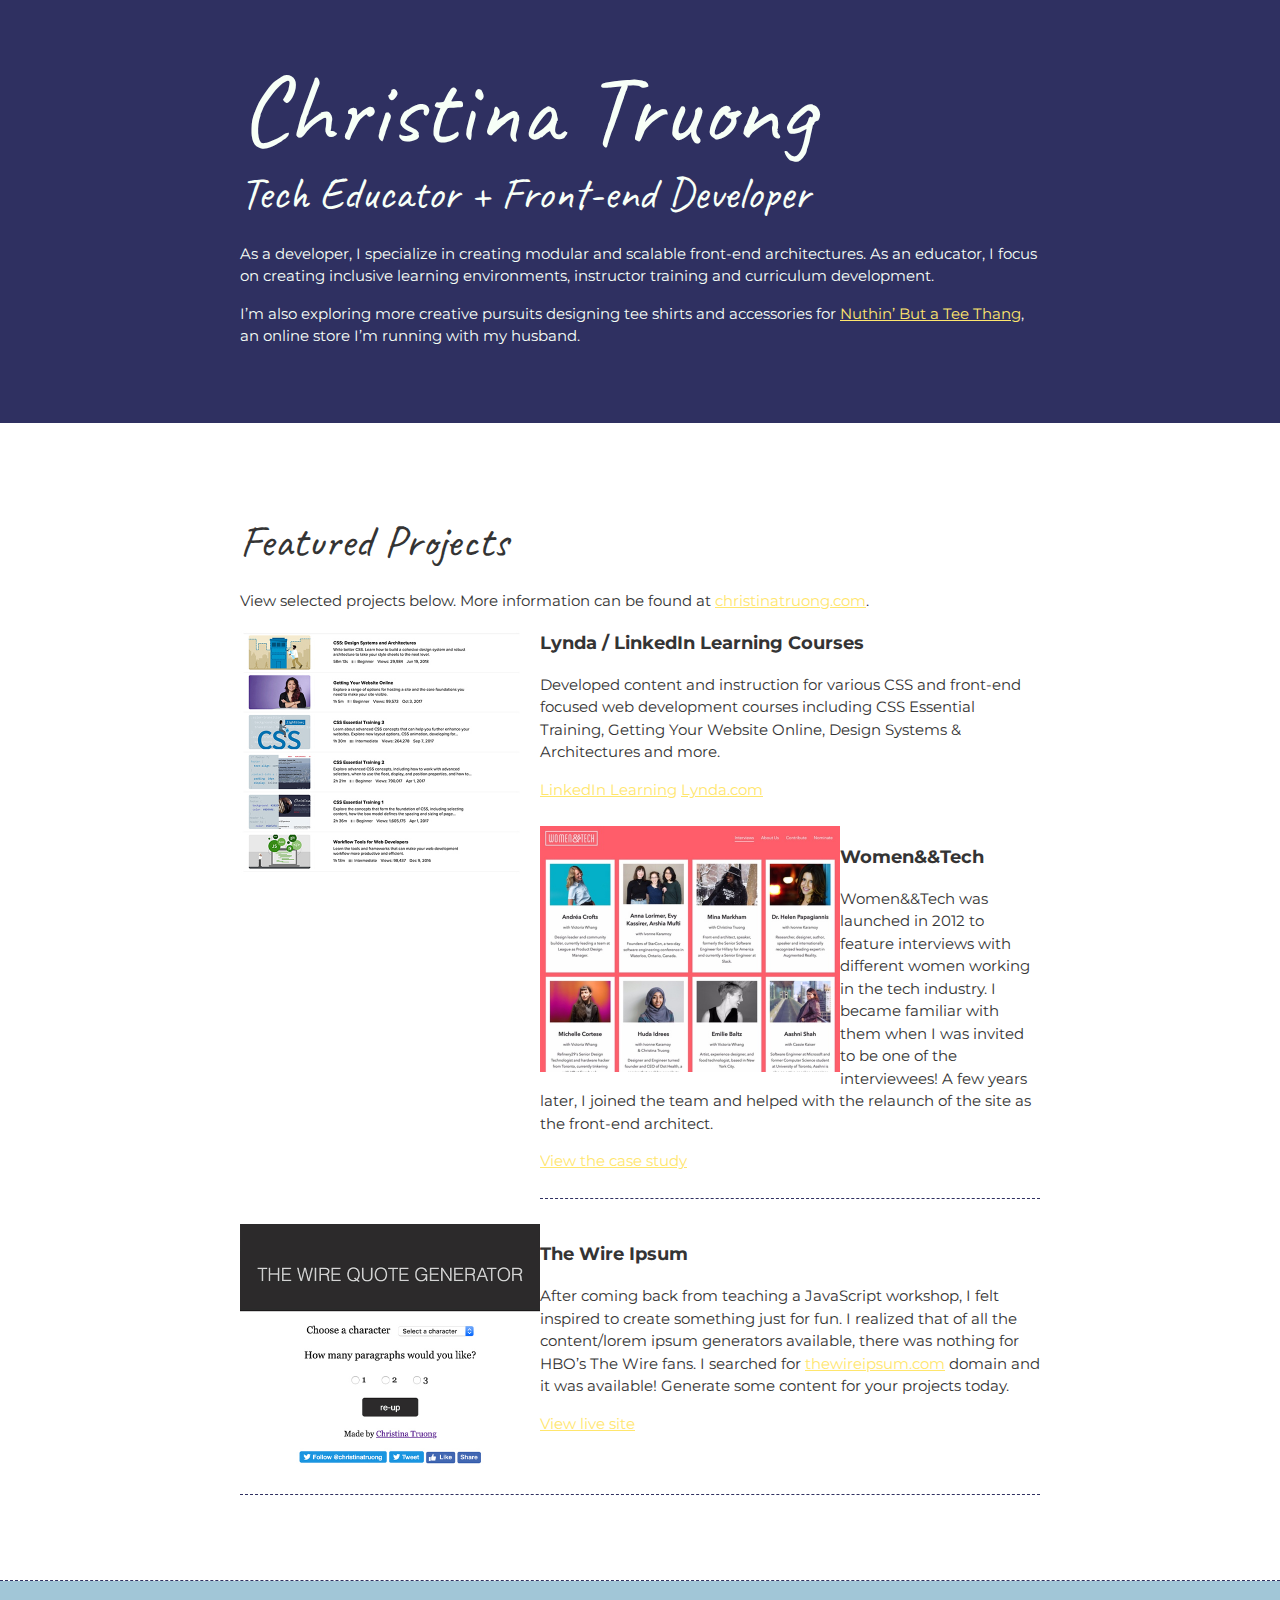
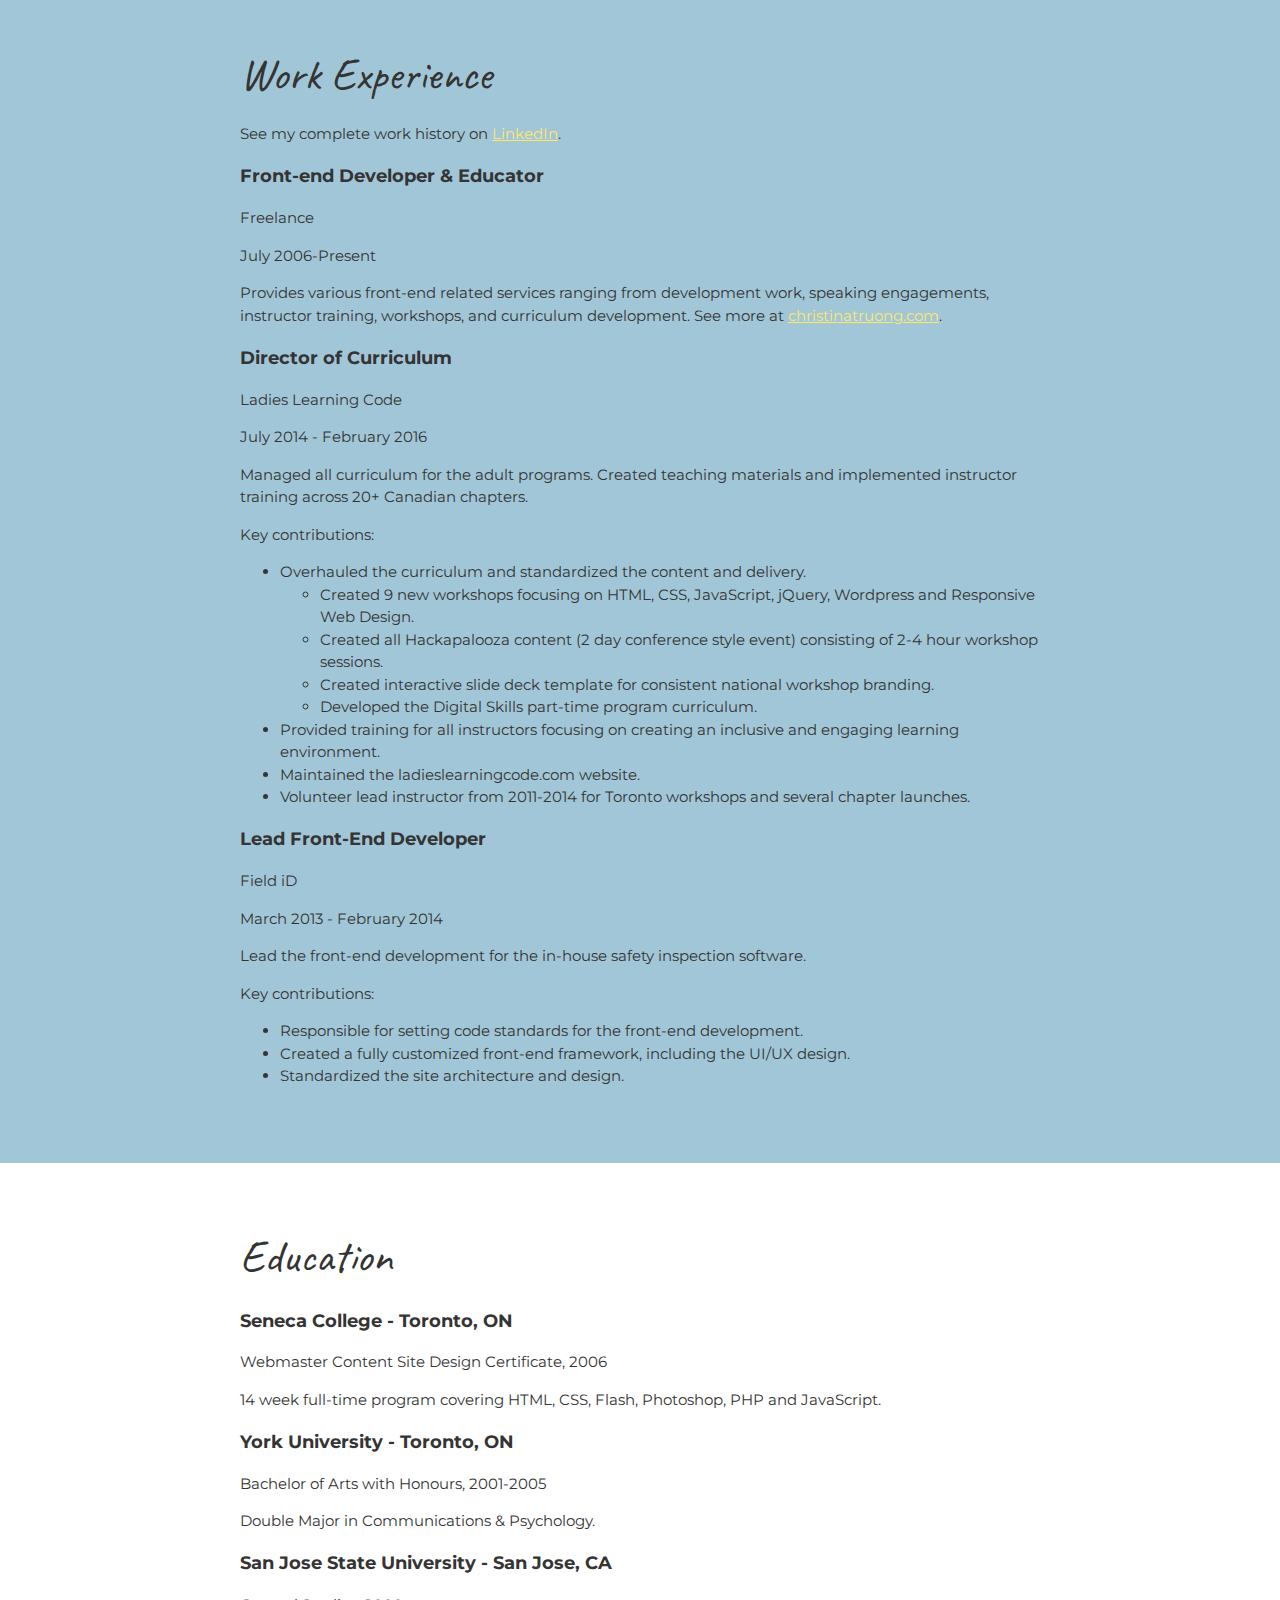
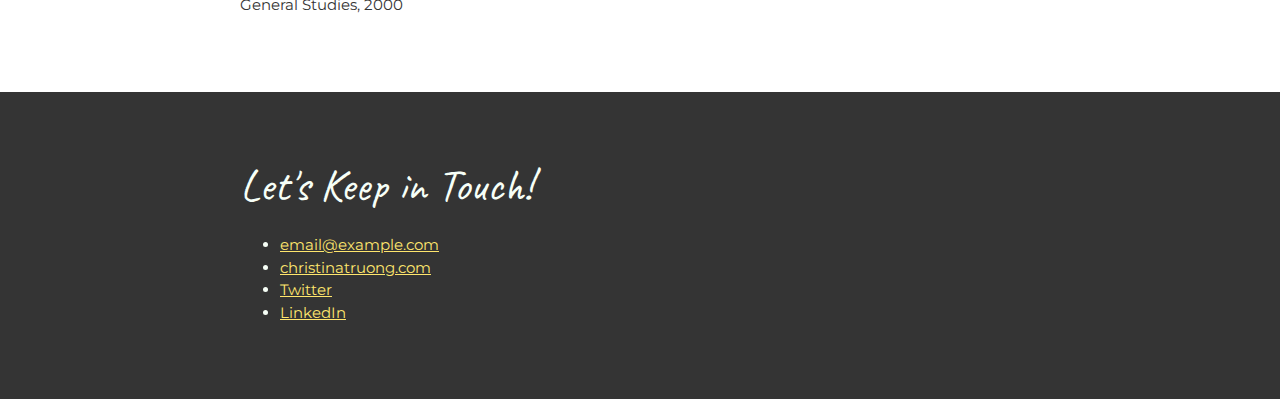
<file: Project eight Float and box model fix/index.html>
<!DOCTYPE html>
<html lang="en">
  <head>
    <meta charset="UTF-8">
    <meta name="viewport" content="width=device-width, initial-scale=1.0">
    <title>Christina Truong, Tech Educator + Front-end Developer</title>
    <link href="https://fonts.googleapis.com/css?family=Caveat|Montserrat:400,600&display=swap" rel="stylesheet"> 
    <link rel="stylesheet" href="css/styles.css">
  </head>
  <body>
    <main>
      <!-- ***************  ABOUT / PROFILE  **************** -->
      <header>
        <div class="content-wrap">
          <h1>Christina Truong</h1>
          <h2>Tech Educator + Front-end Developer</h2>

          <p>As a developer, I specialize in creating modular and scalable front-end architectures. As an educator, I focus on creating inclusive learning environments, instructor training and curriculum development.</p>
          <p>I’m also exploring more creative pursuits designing tee shirts and accessories for <a href="http://teethang.com" target="_blank">Nuthin’ But a Tee Thang</a>, an online store I’m running with my husband.</p>
        </div>
      </header>

      <!-- ************ PROJECTS / PORTFOLIO  ************** -->
      <section class="project-item">
        <div class="content-wrap">
          <h2>Featured Projects</h2>
          <p>View selected projects below. More information can be found at <a href="http://christinatruong.com">christinatruong.com</a>.</p>

          <!-- Project 1 -->
          <section>
            <img src="images/project-courses.jpg" alt="Lynda & LinkedIn Learning course list">
            <h3>Lynda / LinkedIn Learning Courses</h3>
            <p>Developed content and instruction for various CSS and front-end focused web development courses including CSS Essential Training, Getting Your Website Online, Design Systems & Architectures and more.</p>
            <a class="btn" href="https://www.linkedin.com/learning/instructors/christina-truong?u=2125562" target="_blank">LinkedIn Learning</a>
            <a class="btn" href="https://www.lynda.com/Christina-Truong/7842227-1.html">Lynda.com</a>
          </section>

          <!-- Project 2 -->
          <section class="project-item">
            <img src="images/project-women-tech.jpg" alt="Women and Tech website">
            <h3>Women&&Tech</h3>
            <p>Women&&Tech was launched in 2012 to feature interviews with different women working in the tech industry. I became familiar with them when I was invited to be one of the interviewees! A few years later, I joined the team and helped with the relaunch of the site as the front-end architect.</p>
            <a class="btn" href="http://christinatruong.com/projects/women-and-tech-redesign.html" target="_blank">View the case study</a>
          </section>

          <!-- Project 3 -->
          <section class="project-item">
            <img src="images/project-wire-ipsum.jpg" alt="The Wire Ipsum website">
            <h3>The Wire Ipsum</h3>
            <p>After coming back from teaching a JavaScript workshop, I felt inspired to create something just for fun. I realized that of all the content/lorem ipsum generators available, there was nothing for HBO’s The Wire fans. I searched for <a href="http://thewireipsum.com" target="_blank">thewireipsum.com</a> domain and it was available! Generate some content for your projects today.</p>
            <a class="btn" href="http://thewireipsum.com" target="_blank">View live site</a>
          </section>
        </div>
      </section>

      <!-- ****************  WORK EXPERIENCE  ******************** -->
      <section class="work-experience">
        <div class="content-wrap">
          <h2>Work Experience</h2>
          <p>See my complete work history on <a href="https://www.linkedin.com/in/christinatruong/">LinkedIn</a>.</p>

          <!-- Job 1 -->
          <section>
            <h3>Front-end Developer & Educator</h3>
            <p>Freelance</p>
            <p>July 2006-Present</p>
            <p>Provides various front-end related services ranging from development work, speaking engagements, instructor training, workshops, and curriculum development. See more at  <a href="http://christinatruong.com">christinatruong.com</a>.</p>
          </section>

          <!-- Job 2 -->
          <section>
            <h3>Director of Curriculum</h3>
            <p>Ladies Learning Code</p>
            <p>July 2014 - February 2016</p>
            <p>Managed all curriculum for the adult programs. Created teaching materials and implemented instructor training across 20+ Canadian chapters.</p>
            <p>Key contributions:</p>
            <ul>
              <li>Overhauled the curriculum and standardized the content and delivery.
                <ul>
                  <li>Created 9 new workshops focusing on HTML, CSS, JavaScript, jQuery, Wordpress and Responsive Web Design.</li>
                  <li>Created all Hackapalooza content (2 day conference style event) consisting of 2-4 hour workshop sessions.</li>
                  <li>Created interactive slide deck template for consistent national workshop branding.</li>
                  <li>Developed the Digital Skills part-time program curriculum.</li>
                </ul>
              </li>
              <li>Provided training for all instructors focusing on creating an inclusive and engaging learning environment.</li>
              <li>Maintained the ladieslearningcode.com website.</li>
              <li>Volunteer lead instructor from 2011-2014 for Toronto workshops and several chapter launches.</li>
            </ul>
          </section>

          <!-- Job 3 -->
          <section>
            <h3>Lead Front-End Developer</h3>
            <p>Field iD</p>
            <p>March 2013 - February 2014</p>
            <p>Lead the front-end development for the in-house safety inspection software.</p>
            <p>Key contributions:</p>
            <ul>
              <li>Responsible for setting code standards for the front-end development.</li>
              <li>Created a fully customized front-end framework, including the UI/UX design.</li>
              <li>Standardized the site architecture and design.</li>
            </ul>
          </section>
        </div>
      </section>

      <!-- *************  EDUCATION & CERTIFICATIONS *********** -->
      <section class="education">
        <div class="content-wrap">
          <h2>Education</h2>

          <section>
            <h3>Seneca College - Toronto, ON</h3>
            <p>Webmaster Content Site Design Certificate, 2006</p>
            <p>14 week full-time program covering HTML, CSS, Flash, Photoshop, PHP and JavaScript.</p>
          </section>

          <section>
            <h3>York University - Toronto, ON</h3>
            <p>Bachelor of Arts with Honours, 2001-2005</p>
            <p>Double Major in Communications & Psychology.</p>
          </section>

          <section>
            <h3>San Jose State University - San Jose, CA</h3>
            <p>General Studies, 2000</p>
          </section>
        </div>
      </section>

      <!-- ************  CONTACT INFO / SOCIAL MEDIA  ************ -->
      <footer>
        <div class="content-wrap">
          <h2>Let's Keep in Touch!</h2>

          <!-- Social media and contact links. Add or remove any networks. -->
          <ul>
            <li><a href="mailto:email@example.com">email@example.com</a></li>
            <li><a href="http://christinatruong.com" target="_blank">christinatruong.com</a></li>
            <li><a href="http://twitter.com/christinatruong" target="_blank">Twitter</a></li>
            <li><a href="#" target="_blank">LinkedIn</a></li>
          </ul>
        </div>
      </footer>
    </main>
  </body>
</html>
</file>
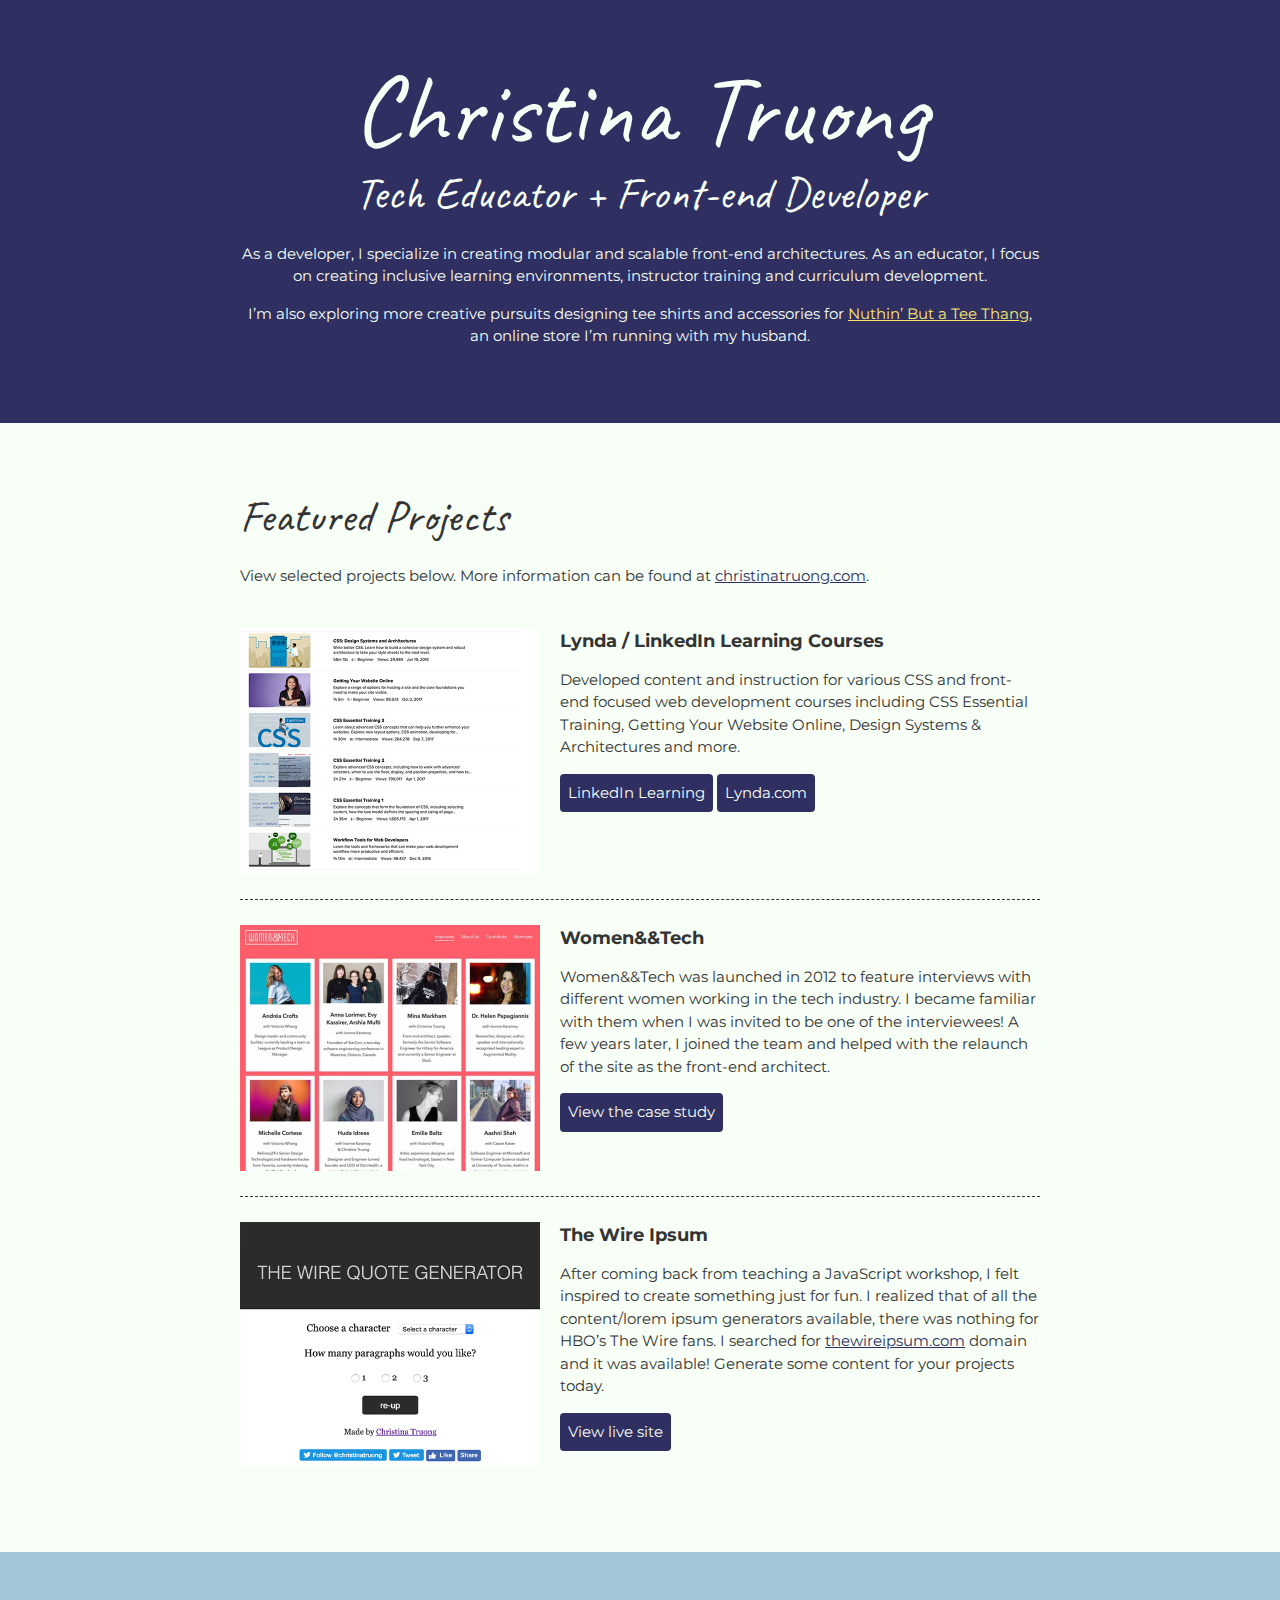
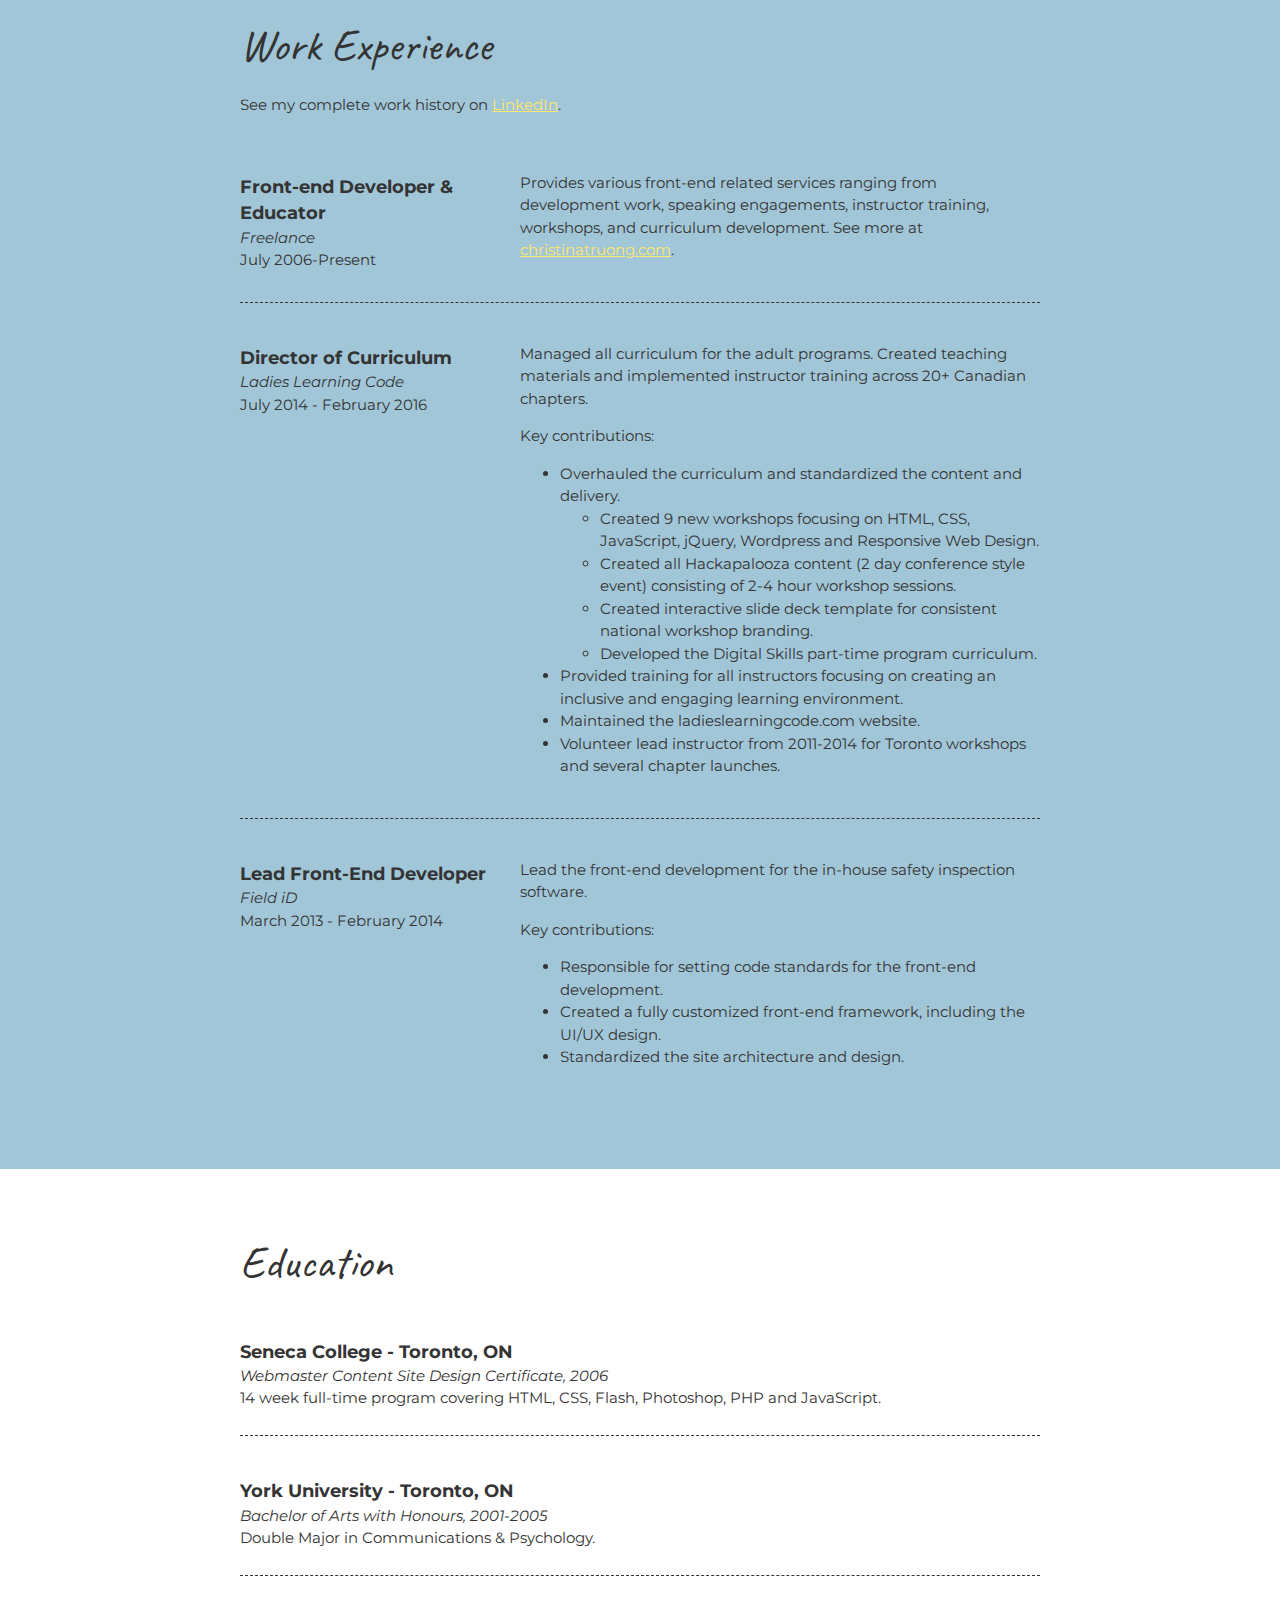
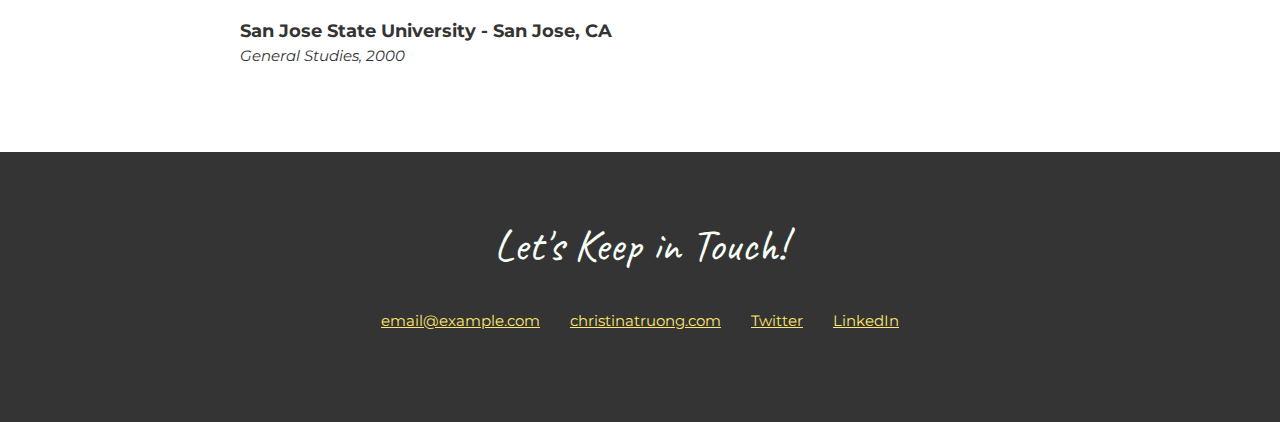
<file: Project elevin Advanced selectors/index.html>
<!DOCTYPE html>
<html lang="en">
  <head>
    <meta charset="UTF-8">
    <meta name="viewport" content="width=device-width, initial-scale=1.0">
    <title>Christina Truong, Tech Educator + Front-end Developer</title>
    <link href="https://fonts.googleapis.com/css?family=Caveat|Montserrat:400,600&display=swap" rel="stylesheet">
    <link rel="stylesheet" href="css/styles.css">
  </head>
  <body>
    <main>
      <!-- ***************  ABOUT / PROFILE  **************** -->
      <header>
        <div class="content-wrap">
          <h1>Christina Truong</h1>
          <h2>Tech Educator + Front-end Developer</h2>

          <p>As a developer, I specialize in creating modular and scalable front-end architectures. As an educator, I focus on creating inclusive learning environments, instructor training and curriculum development.</p>
          <p>I’m also exploring more creative pursuits designing tee shirts and accessories for <a href="http://teethang.com" target="_blank">Nuthin’ But a Tee Thang</a>, an online store I’m running with my husband.</p>
        </div>
      </header>

      <!-- ************ PROJECTS / PORTFOLIO  ************** -->
      <section class="projects">
        <div class="content-wrap divider">
          <h2>Featured Projects</h2>
          <p>View selected projects below. More information can be found at <a href="http://christinatruong.com">christinatruong.com</a>.</p>

          <!-- Project 1 -->
          <section class="project-item">
            <img src="images/project-courses.jpg" alt="Lynda & LinkedIn Learning course list">
            <h3>Lynda / LinkedIn Learning Courses</h3>
            <p>Developed content and instruction for various CSS and front-end focused web development courses including CSS Essential Training, Getting Your Website Online, Design Systems & Architectures and more.</p>
            <a class="btn" href="https://www.linkedin.com/learning/instructors/christina-truong?u=2125562" target="_blank">LinkedIn Learning</a>
            <a class="btn" href="https://www.lynda.com/Christina-Truong/7842227-1.html">Lynda.com</a>
          </section>

          <!-- Project 2 -->
          <section class="project-item">
            <img src="images/project-women-tech.jpg" alt="Women and Tech website">
            <h3>Women&&Tech</h3>
            <p>Women&&Tech was launched in 2012 to feature interviews with different women working in the tech industry. I became familiar with them when I was invited to be one of the interviewees! A few years later, I joined the team and helped with the relaunch of the site as the front-end architect.</p>
            <a class="btn" href="http://christinatruong.com/projects/women-and-tech-redesign.html" target="_blank">View the case study</a>
          </section>

          <!-- Project 3 -->
          <section class="project-item">
            <img src="images/project-wire-ipsum.jpg" alt="The Wire Ipsum website">
            <h3>The Wire Ipsum</h3>
            <p>After coming back from teaching a JavaScript workshop, I felt inspired to create something just for fun. I realized that of all the content/lorem ipsum generators available, there was nothing for HBO’s The Wire fans. I searched for <a href="http://thewireipsum.com" target="_blank">thewireipsum.com</a> domain and it was available! Generate some content for your projects today.</p>
            <a class="btn" href="http://thewireipsum.com" target="_blank">View live site</a>
          </section>
        </div>
      </section>

      <!-- ****************  WORK EXPERIENCE  ******************** -->
      <section class="work-experience">
        <div class="content-wrap item-details divider">
          <h2>Work Experience</h2>
          <p>See my complete work history on <a href="https://www.linkedin.com/in/christinatruong/">LinkedIn</a>.</p>

          <!-- Job 1 -->
          <section class="job-item">
            <div class="job-details">
              <h3>Front-end Developer & Educator</h3>
              <p>Freelance</p>
              <p>July 2006-Present</p>
            </div>
            <div class="job-summary">
              <p>Provides various front-end related services ranging from development work, speaking engagements, instructor training, workshops, and curriculum development. See more at  <a href="http://christinatruong.com">christinatruong.com</a>.</p>
            </div>
          </section>

          <!-- Job 2 -->
          <section class="job-item">
            <div class="job-details">
              <h3>Director of Curriculum</h3>
              <p>Ladies Learning Code</p>
              <p>July 2014 - February 2016</p>
            </div>
            <div class="job-summary">
              <p>Managed all curriculum for the adult programs. Created teaching materials and implemented instructor training across 20+ Canadian chapters.</p>
              <p>Key contributions:</p>
              <ul>
                <li>Overhauled the curriculum and standardized the content and delivery.
                  <ul>
                    <li>Created 9 new workshops focusing on HTML, CSS, JavaScript, jQuery, Wordpress and Responsive Web Design.</li>
                    <li>Created all Hackapalooza content (2 day conference style event) consisting of 2-4 hour workshop sessions.</li>
                    <li>Created interactive slide deck template for consistent national workshop branding.</li>
                    <li>Developed the Digital Skills part-time program curriculum.</li>
                  </ul>
                </li>
                <li>Provided training for all instructors focusing on creating an inclusive and engaging learning environment.</li>
                <li>Maintained the ladieslearningcode.com website.</li>
                <li>Volunteer lead instructor from 2011-2014 for Toronto workshops and several chapter launches.</li>
              </ul>
            </div>
          </section>

          <!-- Job 3 -->
          <section class="job-item">
            <div class="job-details">
              <h3>Lead Front-End Developer</h3>
              <p>Field iD</p>
              <p>March 2013 - February 2014</p>
            </div>
            <div class="job-summary">
              <p>Lead the front-end development for the in-house safety inspection software.</p>
              <p>Key contributions:</p>
              <ul>
                <li>Responsible for setting code standards for the front-end development.</li>
                <li>Created a fully customized front-end framework, including the UI/UX design.</li>
                <li>Standardized the site architecture and design.</li>
              </ul>
            </div>
          </section>
        </div>
      </section>

      <!-- *************  EDUCATION & CERTIFICATIONS *********** -->
      <section class="education">
        <div class="content-wrap item-details divider">
          <h2>Education</h2>

          <section>
            <h3>Seneca College - Toronto, ON</h3>
            <p>Webmaster Content Site Design Certificate, 2006</p>
            <p>14 week full-time program covering HTML, CSS, Flash, Photoshop, PHP and JavaScript.</p>
          </section>

          <section>
            <h3>York University - Toronto, ON</h3>
            <p>Bachelor of Arts with Honours, 2001-2005</p>
            <p>Double Major in Communications & Psychology.</p>
          </section>

          <section>
            <h3>San Jose State University - San Jose, CA</h3>
            <p>General Studies, 2000</p>
          </section>
        </div>
      </section>

      <!-- ************  CONTACT INFO / SOCIAL MEDIA  ************ -->
      <footer>
        <div class="content-wrap">
          <h2>Let's Keep in Touch!</h2>

          <!-- Social media and contact links. Add or remove any networks. -->
          <ul class="contact-list">
            <li><a href="mailto:email@example.com">email@example.com</a></li>
            <li><a href="http://christinatruong.com" target="_blank">christinatruong.com</a></li>
            <li><a href="http://twitter.com/christinatruong" target="_blank">Twitter</a></li>
            <li><a href="#" target="_blank">LinkedIn</a></li>
          </ul>
        </div>
      </footer>
    </main>
  </body>
</html>
</file>
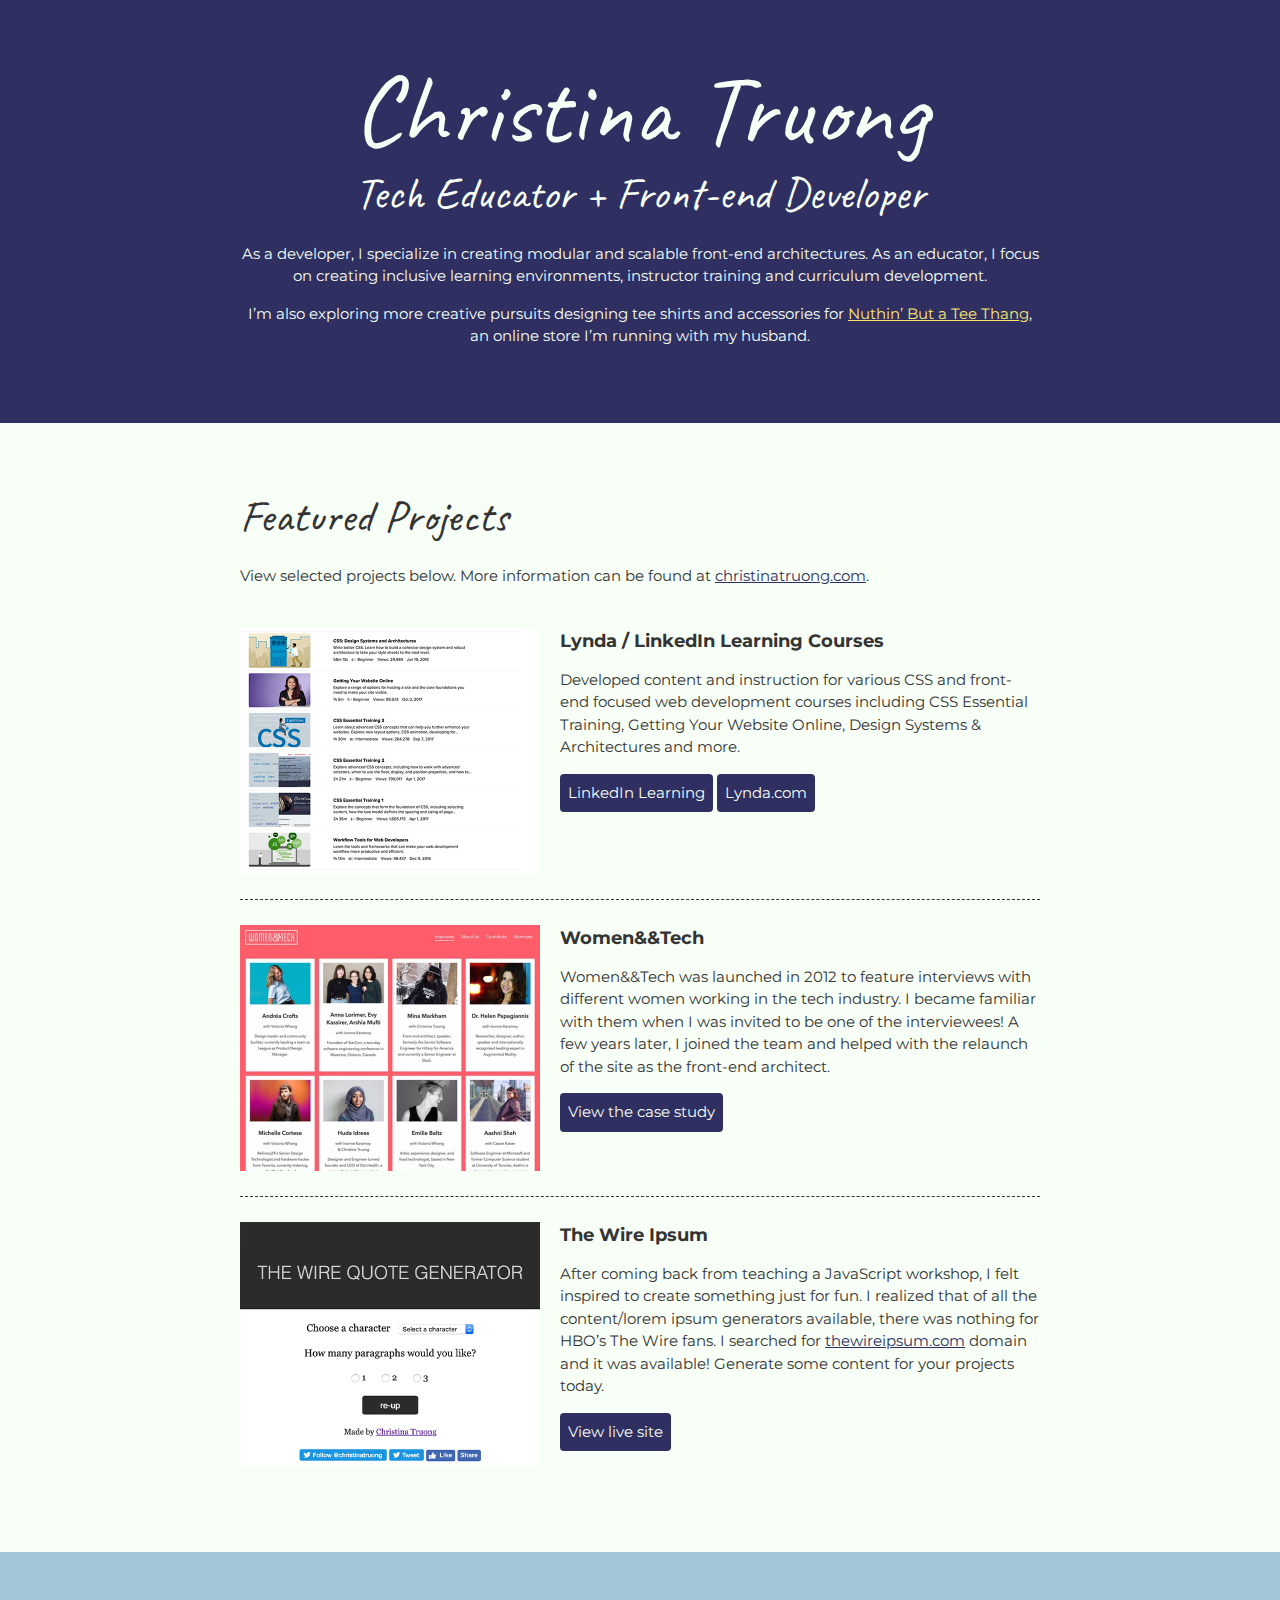
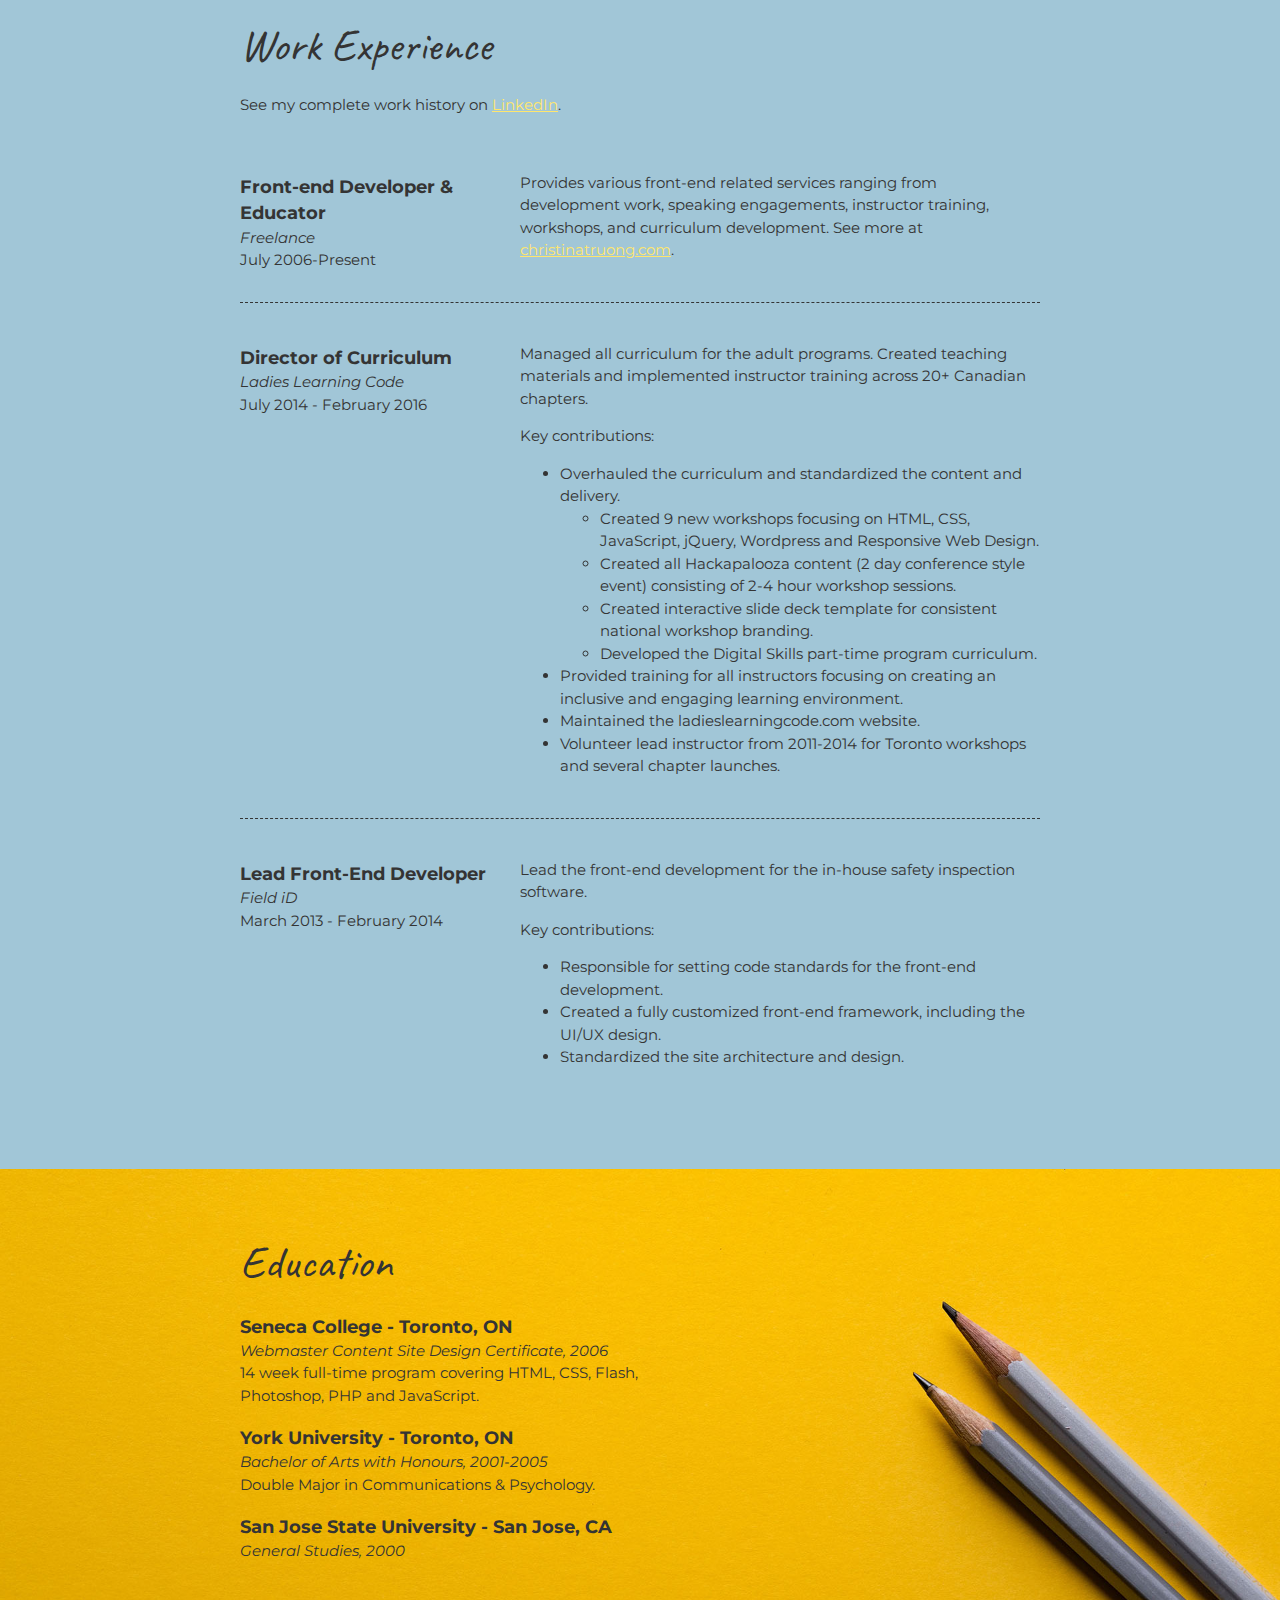
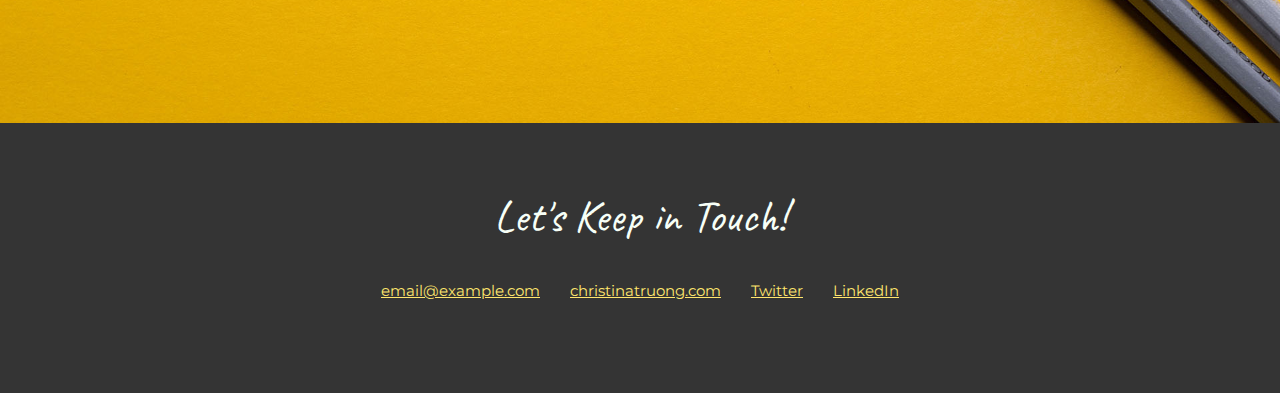
<file: Project fourteen Media queries and responsive layout/index.html>
<!DOCTYPE html>
<html lang="en">
  <head>
    <meta charset="UTF-8">
    <meta name="viewport" content="width=device-width, initial-scale=1.0">
    <title>Christina Truong, Tech Educator + Front-end Developer</title>
    <link href="https://fonts.googleapis.com/css?family=Caveat|Montserrat:400,600&display=swap" rel="stylesheet">
    <link rel="stylesheet" href="css/styles.css">
  </head>
  <body>
    <main>
      <!-- ***************  ABOUT / PROFILE  **************** -->
      <header>
        <div class="content-wrap">
          <h1>Christina Truong</h1>
          <h2>Tech Educator + Front-end Developer</h2>

          <p>As a developer, I specialize in creating modular and scalable front-end architectures. As an educator, I focus on creating inclusive learning environments, instructor training and curriculum development.</p>
          <p>I’m also exploring more creative pursuits designing tee shirts and accessories for <a href="http://teethang.com" target="_blank">Nuthin’ But a Tee Thang</a>, an online store I’m running with my husband.</p>
        </div>
      </header>

      <!-- ************ PROJECTS / PORTFOLIO  ************** -->
      <section class="projects">
        <div class="content-wrap divider">
          <h2>Featured Projects</h2>
          <p>View selected projects below. More information can be found at <a href="http://christinatruong.com">christinatruong.com</a>.</p>

          <!-- Project 1 -->
          <section class="project-item">
            <img src="images/project-courses.jpg" alt="Lynda & LinkedIn Learning course list">
            <h3>Lynda / LinkedIn Learning Courses</h3>
            <p>Developed content and instruction for various CSS and front-end focused web development courses including CSS Essential Training, Getting Your Website Online, Design Systems & Architectures and more.</p>
            <a class="btn" href="https://www.linkedin.com/learning/instructors/christina-truong?u=2125562" target="_blank">LinkedIn Learning</a>
            <a class="btn" href="https://www.lynda.com/Christina-Truong/7842227-1.html">Lynda.com</a>
          </section>

          <!-- Project 2 -->
          <section class="project-item">
            <img src="images/project-women-tech.jpg" alt="Women and Tech website">
            <h3>Women&&Tech</h3>
            <p>Women&&Tech was launched in 2012 to feature interviews with different women working in the tech industry. I became familiar with them when I was invited to be one of the interviewees! A few years later, I joined the team and helped with the relaunch of the site as the front-end architect.</p>
            <a class="btn" href="http://christinatruong.com/projects/women-and-tech-redesign.html" target="_blank">View the case study</a>
          </section>

          <!-- Project 3 -->
          <section class="project-item">
            <img src="images/project-wire-ipsum.jpg" alt="The Wire Ipsum website">
            <h3>The Wire Ipsum</h3>
            <p>After coming back from teaching a JavaScript workshop, I felt inspired to create something just for fun. I realized that of all the content/lorem ipsum generators available, there was nothing for HBO’s The Wire fans. I searched for <a href="http://thewireipsum.com" target="_blank">thewireipsum.com</a> domain and it was available! Generate some content for your projects today.</p>
            <a class="btn" href="http://thewireipsum.com" target="_blank">View live site</a>
          </section>
        </div>
      </section>

      <!-- ****************  WORK EXPERIENCE  ******************** -->
      <section class="work-experience">
        <div class="content-wrap item-details divider">
          <h2>Work Experience</h2>
          <p>See my complete work history on <a href="https://www.linkedin.com/in/christinatruong/">LinkedIn</a>.</p>

          <!-- Job 1 -->
          <section class="job-item">
            <div class="job-details">
              <h3>Front-end Developer & Educator</h3>
              <p>Freelance</p>
              <p>July 2006-Present</p>
            </div>
            <div class="job-summary">
              <p>Provides various front-end related services ranging from development work, speaking engagements, instructor training, workshops, and curriculum development. See more at  <a href="http://christinatruong.com">christinatruong.com</a>.</p>
            </div>
          </section>

          <!-- Job 2 -->
          <section class="job-item">
            <div class="job-details">
              <h3>Director of Curriculum</h3>
              <p>Ladies Learning Code</p>
              <p>July 2014 - February 2016</p>
            </div>
            <div class="job-summary">
              <p>Managed all curriculum for the adult programs. Created teaching materials and implemented instructor training across 20+ Canadian chapters.</p>
              <p>Key contributions:</p>
              <ul>
                <li>Overhauled the curriculum and standardized the content and delivery.
                  <ul>
                    <li>Created 9 new workshops focusing on HTML, CSS, JavaScript, jQuery, Wordpress and Responsive Web Design.</li>
                    <li>Created all Hackapalooza content (2 day conference style event) consisting of 2-4 hour workshop sessions.</li>
                    <li>Created interactive slide deck template for consistent national workshop branding.</li>
                    <li>Developed the Digital Skills part-time program curriculum.</li>
                  </ul>
                </li>
                <li>Provided training for all instructors focusing on creating an inclusive and engaging learning environment.</li>
                <li>Maintained the ladieslearningcode.com website.</li>
                <li>Volunteer lead instructor from 2011-2014 for Toronto workshops and several chapter launches.</li>
              </ul>
            </div>
          </section>

          <!-- Job 3 -->
          <section class="job-item">
            <div class="job-details">
              <h3>Lead Front-End Developer</h3>
              <p>Field iD</p>
              <p>March 2013 - February 2014</p>
            </div>
            <div class="job-summary">
              <p>Lead the front-end development for the in-house safety inspection software.</p>
              <p>Key contributions:</p>
              <ul>
                <li>Responsible for setting code standards for the front-end development.</li>
                <li>Created a fully customized front-end framework, including the UI/UX design.</li>
                <li>Standardized the site architecture and design.</li>
              </ul>
            </div>
          </section>
        </div>
      </section>

      <!-- *************  EDUCATION & CERTIFICATIONS *********** -->
      <section class="education">
        <div class="content-wrap item-details">
          <h2>Education</h2>

          <section>
            <h3>Seneca College - Toronto, ON</h3>
            <p>Webmaster Content Site Design Certificate, 2006</p>
            <p>14 week full-time program covering HTML, CSS, Flash, Photoshop, PHP and JavaScript.</p>
          </section>

          <section>
            <h3>York University - Toronto, ON</h3>
            <p>Bachelor of Arts with Honours, 2001-2005</p>
            <p>Double Major in Communications & Psychology.</p>
          </section>

          <section>
            <h3>San Jose State University - San Jose, CA</h3>
            <p>General Studies, 2000</p>
          </section>
        </div>
      </section>

      <!-- ************  CONTACT INFO / SOCIAL MEDIA  ************ -->
      <footer>
        <div class="content-wrap">
          <h2>Let's Keep in Touch!</h2>

          <!-- Social media and contact links. Add or remove any networks. -->
          <ul class="contact-list">
            <li><a href="mailto:email@example.com">email@example.com</a></li>
            <li><a href="http://christinatruong.com" target="_blank">christinatruong.com</a></li>
            <li><a href="http://twitter.com/christinatruong" target="_blank">Twitter</a></li>
            <li><a href="#" target="_blank">LinkedIn</a></li>
          </ul>
        </div>
      </footer>
    </main>
  </body>
</html>
</file>
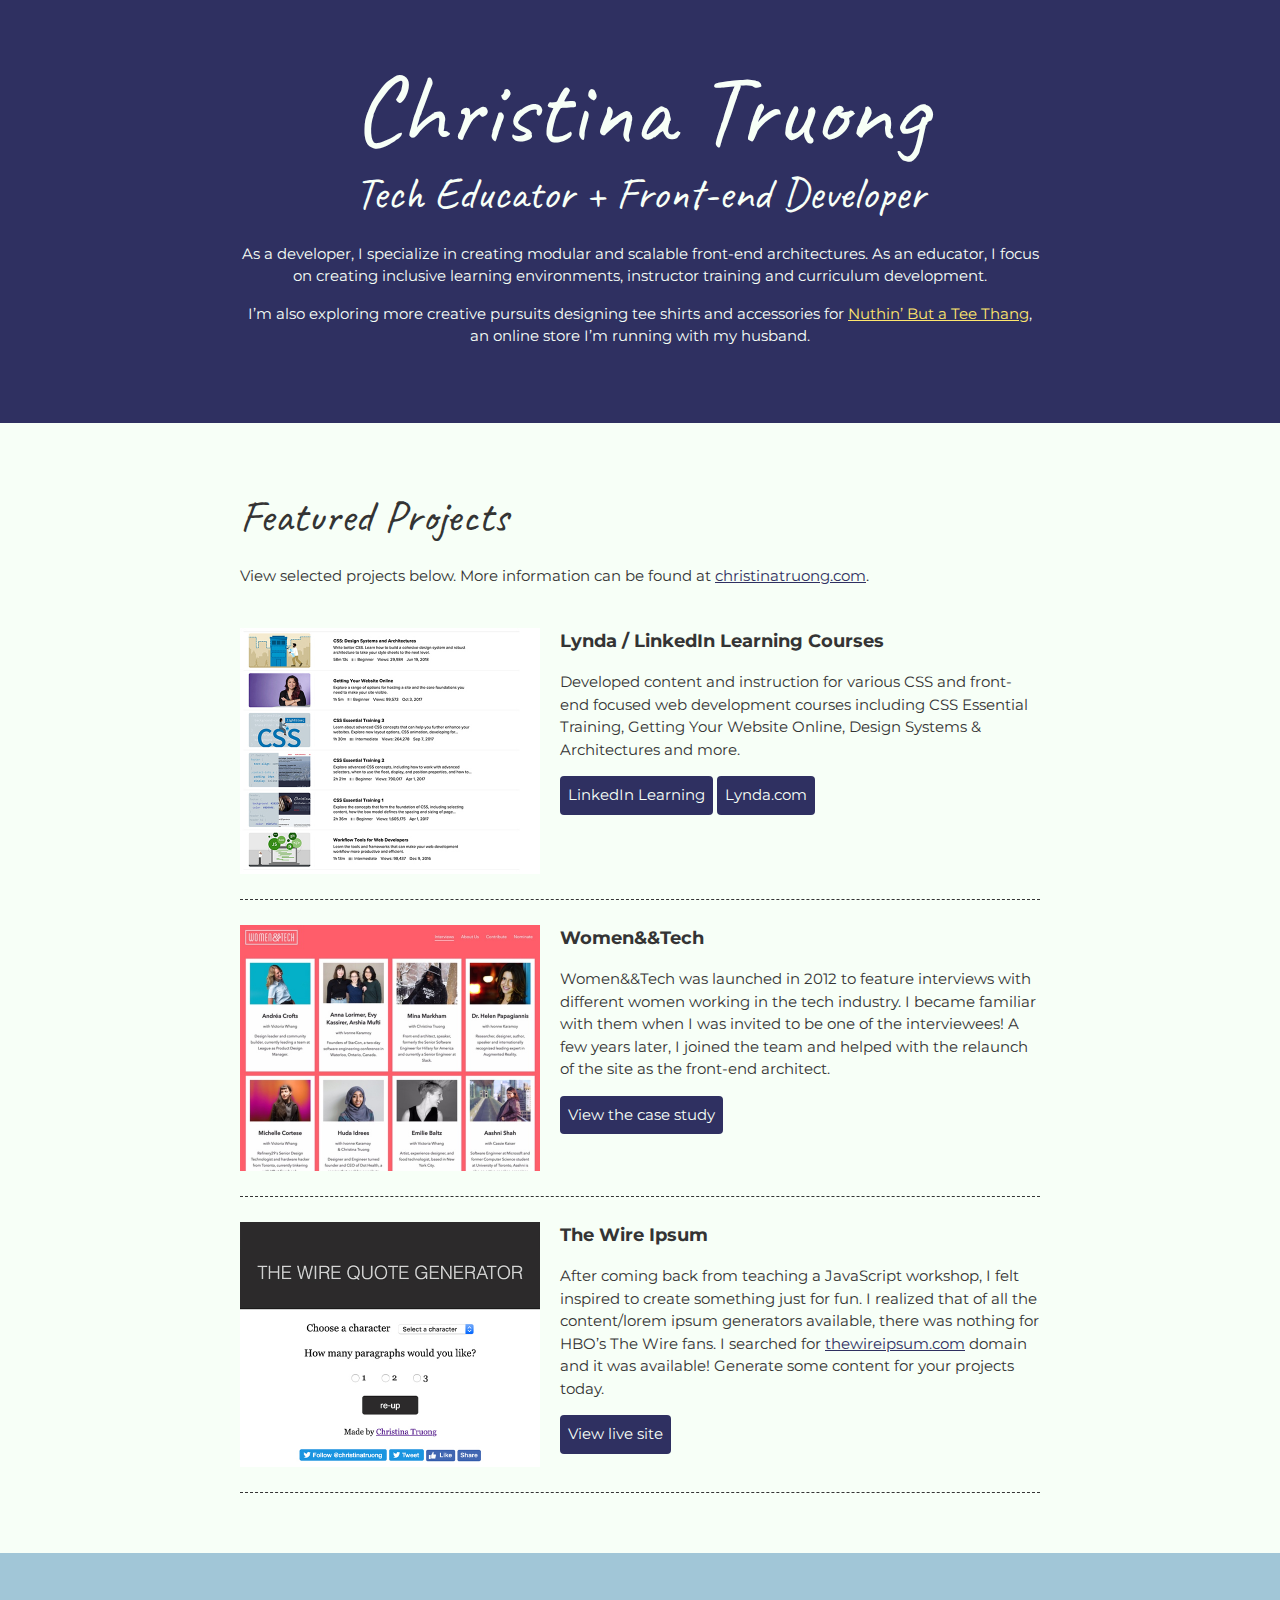
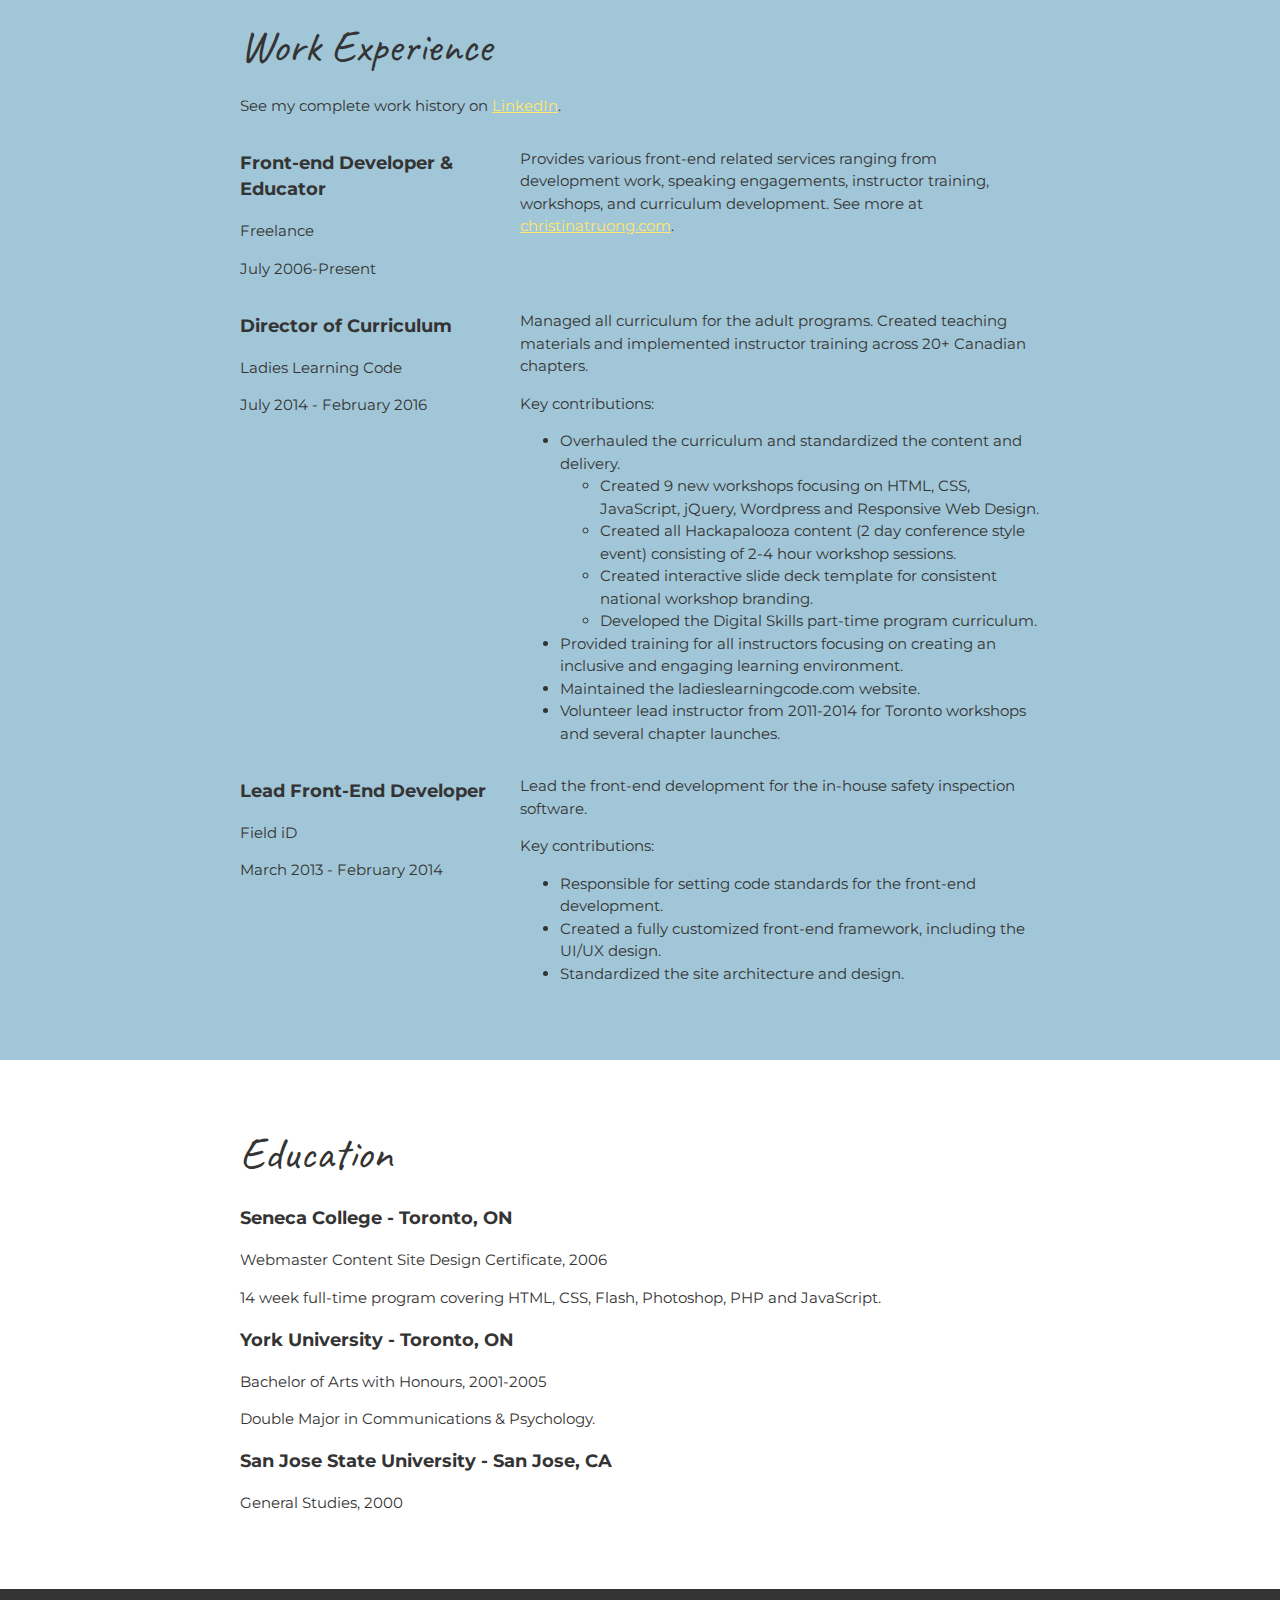
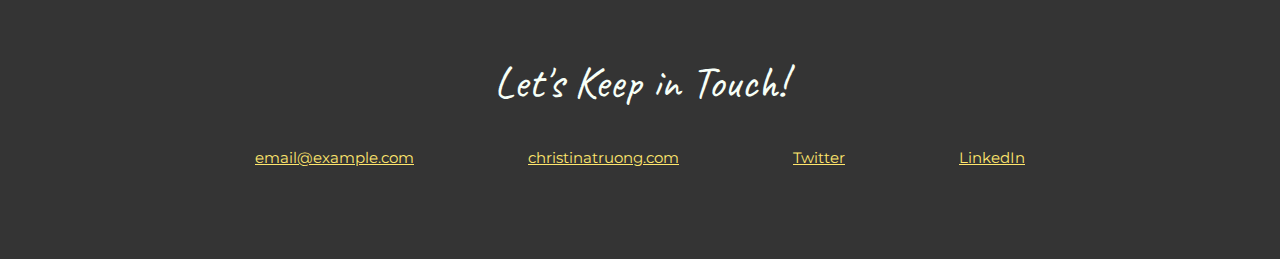
<file: Project nine Grid columns and Firefox Grid Inspector/index.html>
<!DOCTYPE html>
<html lang="en">
  <head>
    <meta charset="UTF-8">
    <meta name="viewport" content="width=device-width, initial-scale=1.0">
    <title>Christina Truong, Tech Educator + Front-end Developer</title>
    <link href="https://fonts.googleapis.com/css?family=Caveat|Montserrat:400,600&display=swap" rel="stylesheet">
    <link rel="stylesheet" href="css/styles.css">
  </head>
  <body>
    <main>
      <!-- ***************  ABOUT / PROFILE  **************** -->
      <header>
        <div class="content-wrap">
          <h1>Christina Truong</h1>
          <h2>Tech Educator + Front-end Developer</h2>

          <p>As a developer, I specialize in creating modular and scalable front-end architectures. As an educator, I focus on creating inclusive learning environments, instructor training and curriculum development.</p>
          <p>I’m also exploring more creative pursuits designing tee shirts and accessories for <a href="http://teethang.com" target="_blank">Nuthin’ But a Tee Thang</a>, an online store I’m running with my husband.</p>
        </div>
      </header>

      <!-- ************ PROJECTS / PORTFOLIO  ************** -->
      <section class="projects">
        <div class="content-wrap">
          <h2>Featured Projects</h2>
          <p>View selected projects below. More information can be found at <a href="http://christinatruong.com">christinatruong.com</a>.</p>

          <!-- Project 1 -->
          <section class="project-item">
            <img src="images/project-courses.jpg" alt="Lynda & LinkedIn Learning course list">
            <h3>Lynda / LinkedIn Learning Courses</h3>
            <p>Developed content and instruction for various CSS and front-end focused web development courses including CSS Essential Training, Getting Your Website Online, Design Systems & Architectures and more.</p>
            <a class="btn" href="https://www.linkedin.com/learning/instructors/christina-truong?u=2125562" target="_blank">LinkedIn Learning</a>
            <a class="btn" href="https://www.lynda.com/Christina-Truong/7842227-1.html">Lynda.com</a>
          </section>

          <!-- Project 2 -->
          <section class="project-item">
            <img src="images/project-women-tech.jpg" alt="Women and Tech website">
            <h3>Women&&Tech</h3>
            <p>Women&&Tech was launched in 2012 to feature interviews with different women working in the tech industry. I became familiar with them when I was invited to be one of the interviewees! A few years later, I joined the team and helped with the relaunch of the site as the front-end architect.</p>
            <a class="btn" href="http://christinatruong.com/projects/women-and-tech-redesign.html" target="_blank">View the case study</a>
          </section>

          <!-- Project 3 -->
          <section class="project-item">
            <img src="images/project-wire-ipsum.jpg" alt="The Wire Ipsum website">
            <h3>The Wire Ipsum</h3>
            <p>After coming back from teaching a JavaScript workshop, I felt inspired to create something just for fun. I realized that of all the content/lorem ipsum generators available, there was nothing for HBO’s The Wire fans. I searched for <a href="http://thewireipsum.com" target="_blank">thewireipsum.com</a> domain and it was available! Generate some content for your projects today.</p>
            <a class="btn" href="http://thewireipsum.com" target="_blank">View live site</a>
          </section>
        </div>
      </section>

      <!-- ****************  WORK EXPERIENCE  ******************** -->
      <section class="work-experience">
        <div class="content-wrap">
          <h2>Work Experience</h2>
          <p>See my complete work history on <a href="https://www.linkedin.com/in/christinatruong/">LinkedIn</a>.</p>

          <!-- Job 1 -->
          <section class="job-item">
            <div class="job-details"><h3>Front-end Developer & Educator</h3>
              <p>Freelance</p>
              <p>July 2006-Present</p>
            </div>
            <div class="job-summary">
              <p>Provides various front-end related services ranging from development work, speaking engagements, instructor training, workshops, and curriculum development. See more at  <a href="http://christinatruong.com">christinatruong.com</a>.</p>
            </div>
          </section>

          <!-- Job 2 -->
          <section class="job-item">
            <div class="job-details">
             <h3>Director of Curriculum</h3>
             <p>Ladies Learning Code</p>
             <p>July 2014 - February 2016</p>
            </div>

            <div class="job-summary">
            <p>Managed all curriculum for the adult programs. Created teaching materials and implemented instructor training across 20+ Canadian chapters.</p>
            <p>Key contributions:</p>
            <ul>
              <li>Overhauled the curriculum and standardized the content and delivery.
                <ul>
                  <li>Created 9 new workshops focusing on HTML, CSS, JavaScript, jQuery, Wordpress and Responsive Web Design.</li>
                  <li>Created all Hackapalooza content (2 day conference style event) consisting of 2-4 hour workshop sessions.</li>
                  <li>Created interactive slide deck template for consistent national workshop branding.</li>
                  <li>Developed the Digital Skills part-time program curriculum.</li>
                </ul>
              </li>
              <li>Provided training for all instructors focusing on creating an inclusive and engaging learning environment.</li>
              <li>Maintained the ladieslearningcode.com website.</li>
              <li>Volunteer lead instructor from 2011-2014 for Toronto workshops and several chapter launches.</li>
            </ul>
          </div>
          </section>

          <!-- Job 3 -->
          <section class="job-item">
            <div class="job-details">
            <h3>Lead Front-End Developer</h3>
            <p>Field iD</p>
            <p>March 2013 - February 2014</p>
            </div>
            <div class="job-summary">
            <p>Lead the front-end development for the in-house safety inspection software.</p>
            <p>Key contributions:</p>
            <ul>
              <li>Responsible for setting code standards for the front-end development.</li>
              <li>Created a fully customized front-end framework, including the UI/UX design.</li>
              <li>Standardized the site architecture and design.</li>
            </ul>
          </div>
          </section>
        </div>
      </section>

      <!-- *************  EDUCATION & CERTIFICATIONS *********** -->
      <section class="education">
        <div class="content-wrap">
          <h2>Education</h2>

          <section>
            <h3>Seneca College - Toronto, ON</h3>
            <p>Webmaster Content Site Design Certificate, 2006</p>
            <p>14 week full-time program covering HTML, CSS, Flash, Photoshop, PHP and JavaScript.</p>
          </section>

          <section>
            <h3>York University - Toronto, ON</h3>
            <p>Bachelor of Arts with Honours, 2001-2005</p>
            <p>Double Major in Communications & Psychology.</p>
          </section>

          <section>
            <h3>San Jose State University - San Jose, CA</h3>
            <p>General Studies, 2000</p>
          </section>
        </div>
      </section>

      <!-- ************  CONTACT INFO / SOCIAL MEDIA  ************ -->
      <footer>
        <div class="content-wrap">
          <h2>Let's Keep in Touch!</h2>

          <!-- Social media and contact links. Add or remove any networks. -->
          <ul class="contact-list">
            <li><a href="mailto:email@example.com">email@example.com</a></li>
            <li><a href="http://christinatruong.com" target="_blank">christinatruong.com</a></li>
            <li><a href="http://twitter.com/christinatruong" target="_blank">Twitter</a></li>
            <li><a href="#" target="_blank">LinkedIn</a></li>
          </ul>
        </div>
      </footer>
    </main>
  </body>
</html>
</file>
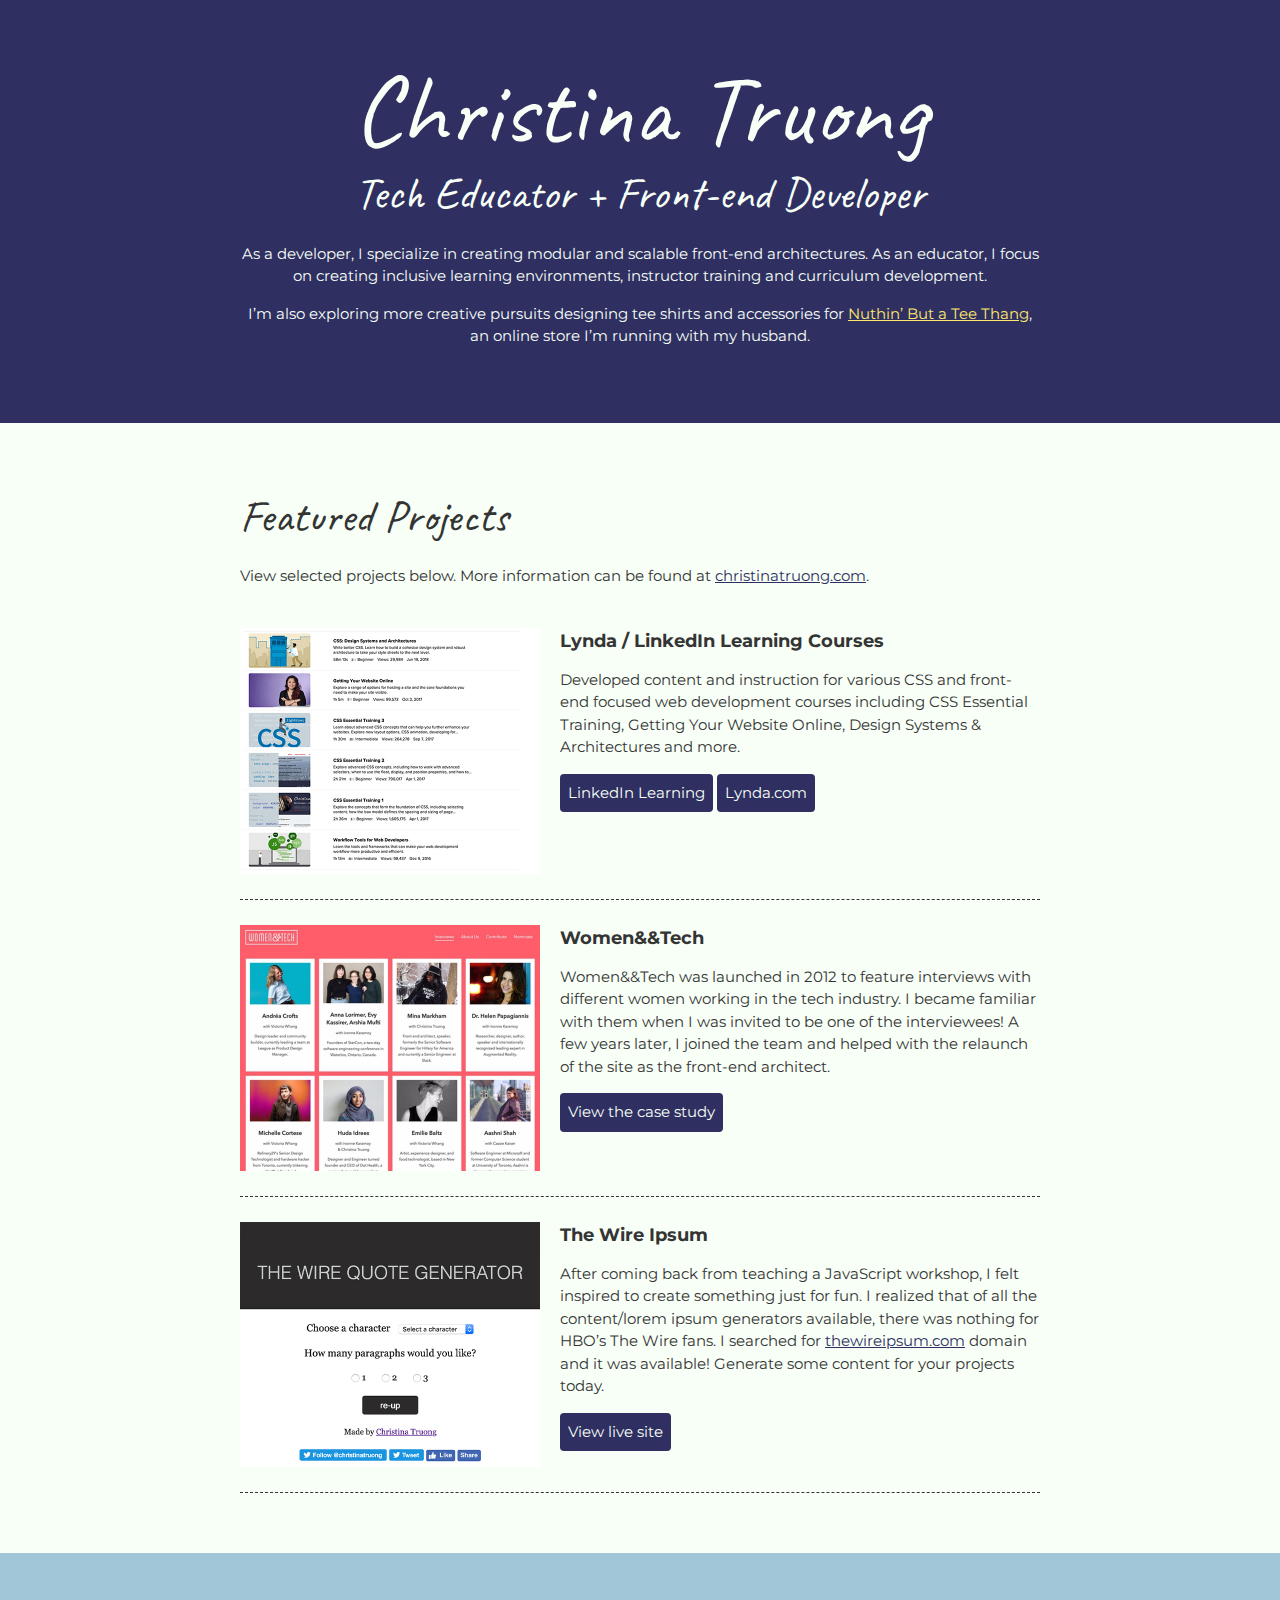
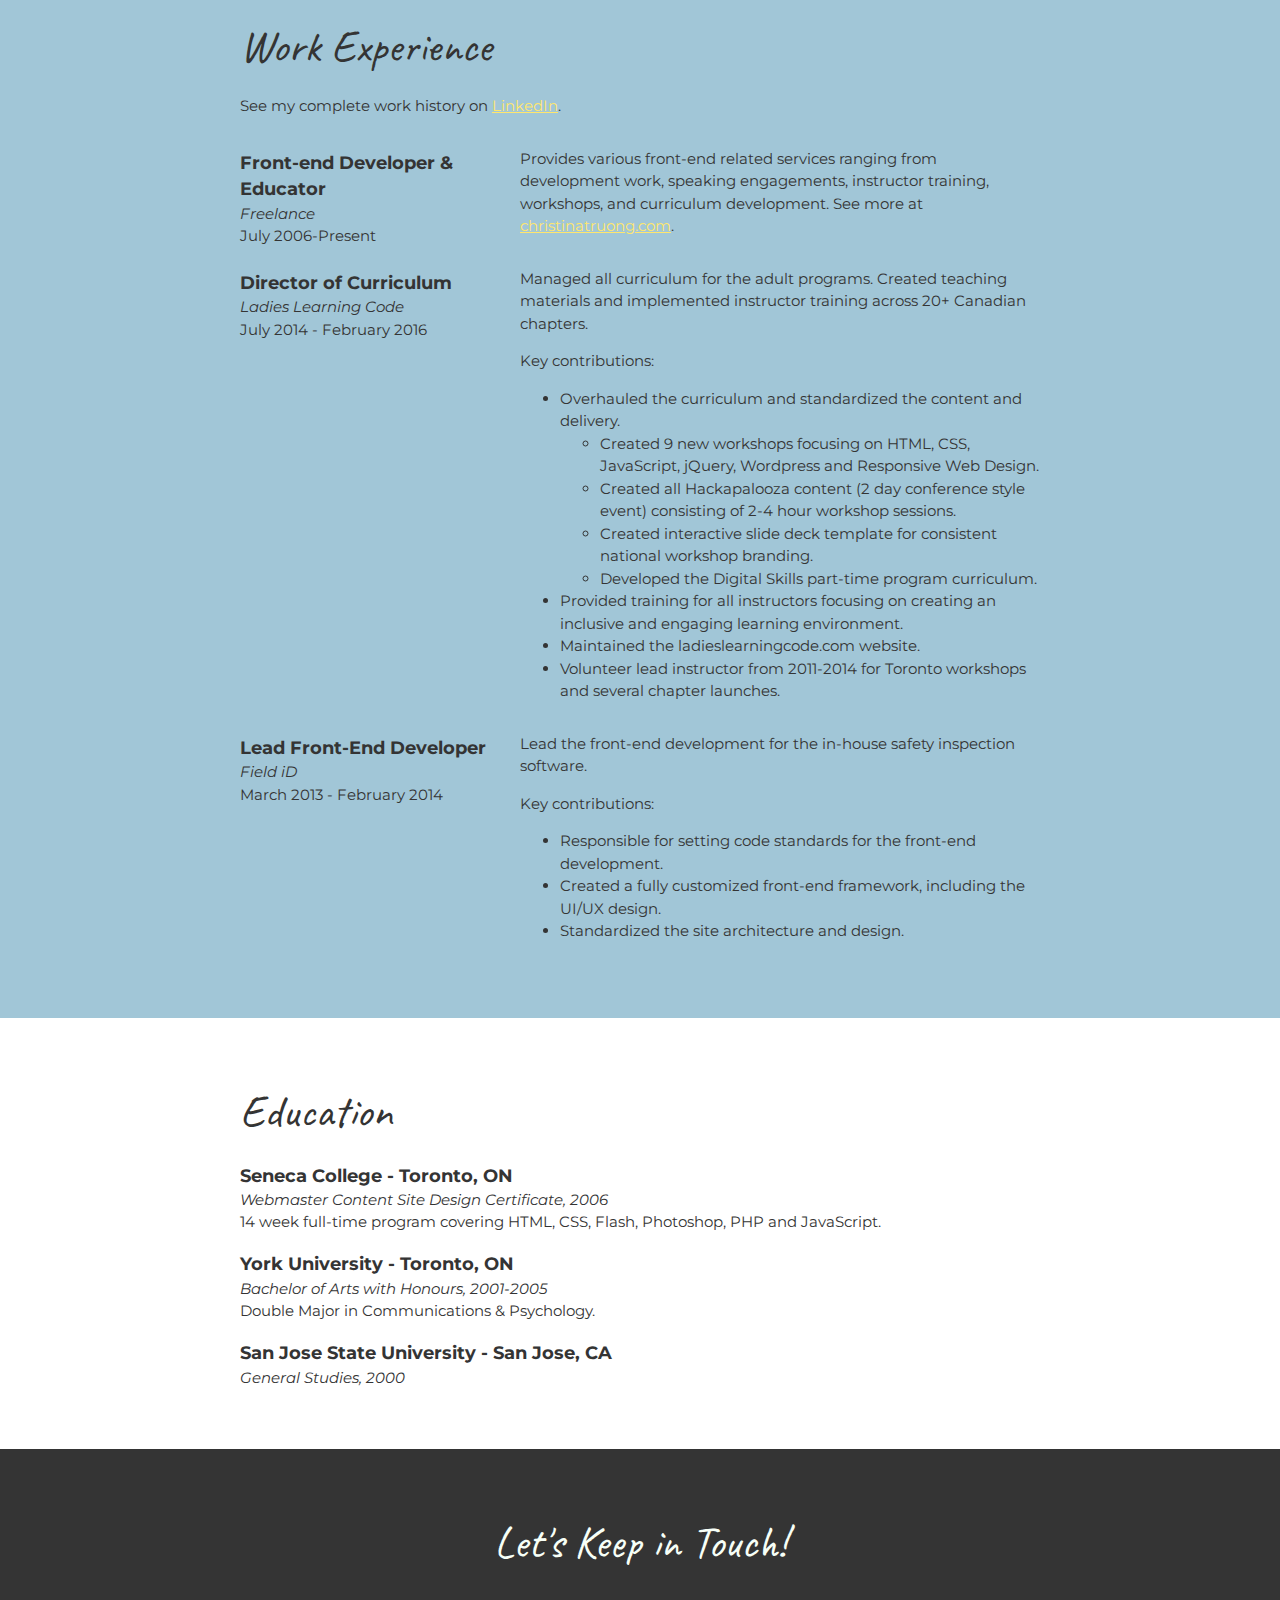
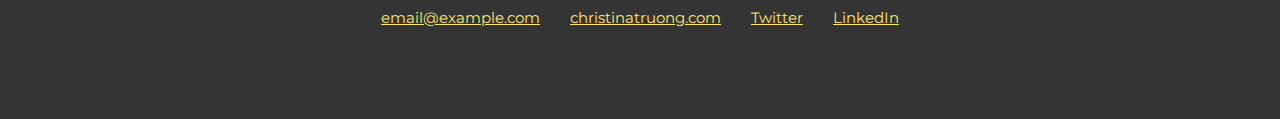
<file: Project ten Updates with combinators/index.html>
<!DOCTYPE html>
<html lang="en">
  <head>
    <meta charset="UTF-8">
    <meta name="viewport" content="width=device-width, initial-scale=1.0">
    <title>Christina Truong, Tech Educator + Front-end Developer</title>
    <link href="https://fonts.googleapis.com/css?family=Caveat|Montserrat:400,600&display=swap" rel="stylesheet">
    <link rel="stylesheet" href="css/styles.css">
  </head>
  <body>
    <main>
      <!-- ***************  ABOUT / PROFILE  **************** -->
      <header>
        <div class="content-wrap">
          <h1>Christina Truong</h1>
          <h2>Tech Educator + Front-end Developer</h2>

          <p>As a developer, I specialize in creating modular and scalable front-end architectures. As an educator, I focus on creating inclusive learning environments, instructor training and curriculum development.</p>
          <p>I’m also exploring more creative pursuits designing tee shirts and accessories for <a href="http://teethang.com" target="_blank">Nuthin’ But a Tee Thang</a>, an online store I’m running with my husband.</p>
        </div>
      </header>

      <!-- ************ PROJECTS / PORTFOLIO  ************** -->
      <section class="projects">
        <div class="content-wrap">
          <h2>Featured Projects</h2>
          <p>View selected projects below. More information can be found at <a href="http://christinatruong.com">christinatruong.com</a>.</p>

          <!-- Project 1 -->
          <section class="project-item">
            <img src="images/project-courses.jpg" alt="Lynda & LinkedIn Learning course list">
            <h3>Lynda / LinkedIn Learning Courses</h3>
            <p>Developed content and instruction for various CSS and front-end focused web development courses including CSS Essential Training, Getting Your Website Online, Design Systems & Architectures and more.</p>
            <a class="btn" href="https://www.linkedin.com/learning/instructors/christina-truong?u=2125562" target="_blank">LinkedIn Learning</a>
            <a class="btn" href="https://www.lynda.com/Christina-Truong/7842227-1.html">Lynda.com</a>
          </section>

          <!-- Project 2 -->
          <section class="project-item">
            <img src="images/project-women-tech.jpg" alt="Women and Tech website">
            <h3>Women&&Tech</h3>
            <p>Women&&Tech was launched in 2012 to feature interviews with different women working in the tech industry. I became familiar with them when I was invited to be one of the interviewees! A few years later, I joined the team and helped with the relaunch of the site as the front-end architect.</p>
            <a class="btn" href="http://christinatruong.com/projects/women-and-tech-redesign.html" target="_blank">View the case study</a>
          </section>

          <!-- Project 3 -->
          <section class="project-item">
            <img src="images/project-wire-ipsum.jpg" alt="The Wire Ipsum website">
            <h3>The Wire Ipsum</h3>
            <p>After coming back from teaching a JavaScript workshop, I felt inspired to create something just for fun. I realized that of all the content/lorem ipsum generators available, there was nothing for HBO’s The Wire fans. I searched for <a href="http://thewireipsum.com" target="_blank">thewireipsum.com</a> domain and it was available! Generate some content for your projects today.</p>
            <a class="btn" href="http://thewireipsum.com" target="_blank">View live site</a>
          </section>
        </div>
      </section>

      <!-- ****************  WORK EXPERIENCE  ******************** -->
      <section class="work-experience">
        <div class="content-wrap item-details">
          <h2>Work Experience</h2>
          <p>See my complete work history on <a href="https://www.linkedin.com/in/christinatruong/">LinkedIn</a>.</p>

          <!-- Job 1 -->
          <section class="job-item">
            <div class="job-details">
              <h3>Front-end Developer & Educator</h3>
              <p>Freelance</p>
              <p>July 2006-Present</p>
            </div>
            <div class="job-summary">
              <p>Provides various front-end related services ranging from development work, speaking engagements, instructor training, workshops, and curriculum development. See more at  <a href="http://christinatruong.com">christinatruong.com</a>.</p>
            </div>
          </section>

          <!-- Job 2 -->
          <section class="job-item">
            <div class="job-details">
              <h3>Director of Curriculum</h3>
              <p>Ladies Learning Code</p>
              <p>July 2014 - February 2016</p>
            </div>
            <div class="job-summary">
              <p>Managed all curriculum for the adult programs. Created teaching materials and implemented instructor training across 20+ Canadian chapters.</p>
              <p>Key contributions:</p>
              <ul>
                <li>Overhauled the curriculum and standardized the content and delivery.
                  <ul>
                    <li>Created 9 new workshops focusing on HTML, CSS, JavaScript, jQuery, Wordpress and Responsive Web Design.</li>
                    <li>Created all Hackapalooza content (2 day conference style event) consisting of 2-4 hour workshop sessions.</li>
                    <li>Created interactive slide deck template for consistent national workshop branding.</li>
                    <li>Developed the Digital Skills part-time program curriculum.</li>
                  </ul>
                </li>
                <li>Provided training for all instructors focusing on creating an inclusive and engaging learning environment.</li>
                <li>Maintained the ladieslearningcode.com website.</li>
                <li>Volunteer lead instructor from 2011-2014 for Toronto workshops and several chapter launches.</li>
              </ul>
            </div>
          </section>

          <!-- Job 3 -->
          <section class="job-item">
            <div class="job-details">
              <h3>Lead Front-End Developer</h3>
              <p>Field iD</p>
              <p>March 2013 - February 2014</p>
            </div>
            <div class="job-summary">
              <p>Lead the front-end development for the in-house safety inspection software.</p>
              <p>Key contributions:</p>
              <ul>
                <li>Responsible for setting code standards for the front-end development.</li>
                <li>Created a fully customized front-end framework, including the UI/UX design.</li>
                <li>Standardized the site architecture and design.</li>
              </ul>
            </div>
          </section>
        </div>
      </section>

      <!-- *************  EDUCATION & CERTIFICATIONS *********** -->
      <section class="education">
        <div class="content-wrap item-details">
          <h2>Education</h2>

          <section>
            <h3>Seneca College - Toronto, ON</h3>
            <p>Webmaster Content Site Design Certificate, 2006</p>
            <p>14 week full-time program covering HTML, CSS, Flash, Photoshop, PHP and JavaScript.</p>
          </section>

          <section>
            <h3>York University - Toronto, ON</h3>
            <p>Bachelor of Arts with Honours, 2001-2005</p>
            <p>Double Major in Communications & Psychology.</p>
          </section>

          <section>
            <h3>San Jose State University - San Jose, CA</h3>
            <p>General Studies, 2000</p>
          </section>
        </div>
      </section>

      <!-- ************  CONTACT INFO / SOCIAL MEDIA  ************ -->
      <footer>
        <div class="content-wrap">
          <h2>Let's Keep in Touch!</h2>

          <!-- Social media and contact links. Add or remove any networks. -->
          <ul class="contact-list">
            <li><a href="mailto:email@example.com">email@example.com</a></li>
            <li><a href="http://christinatruong.com" target="_blank">christinatruong.com</a></li>
            <li><a href="http://twitter.com/christinatruong" target="_blank">Twitter</a></li>
            <li><a href="#" target="_blank">LinkedIn</a></li>
          </ul>
        </div>
      </footer>
    </main>
  </body>
</html>
</file>
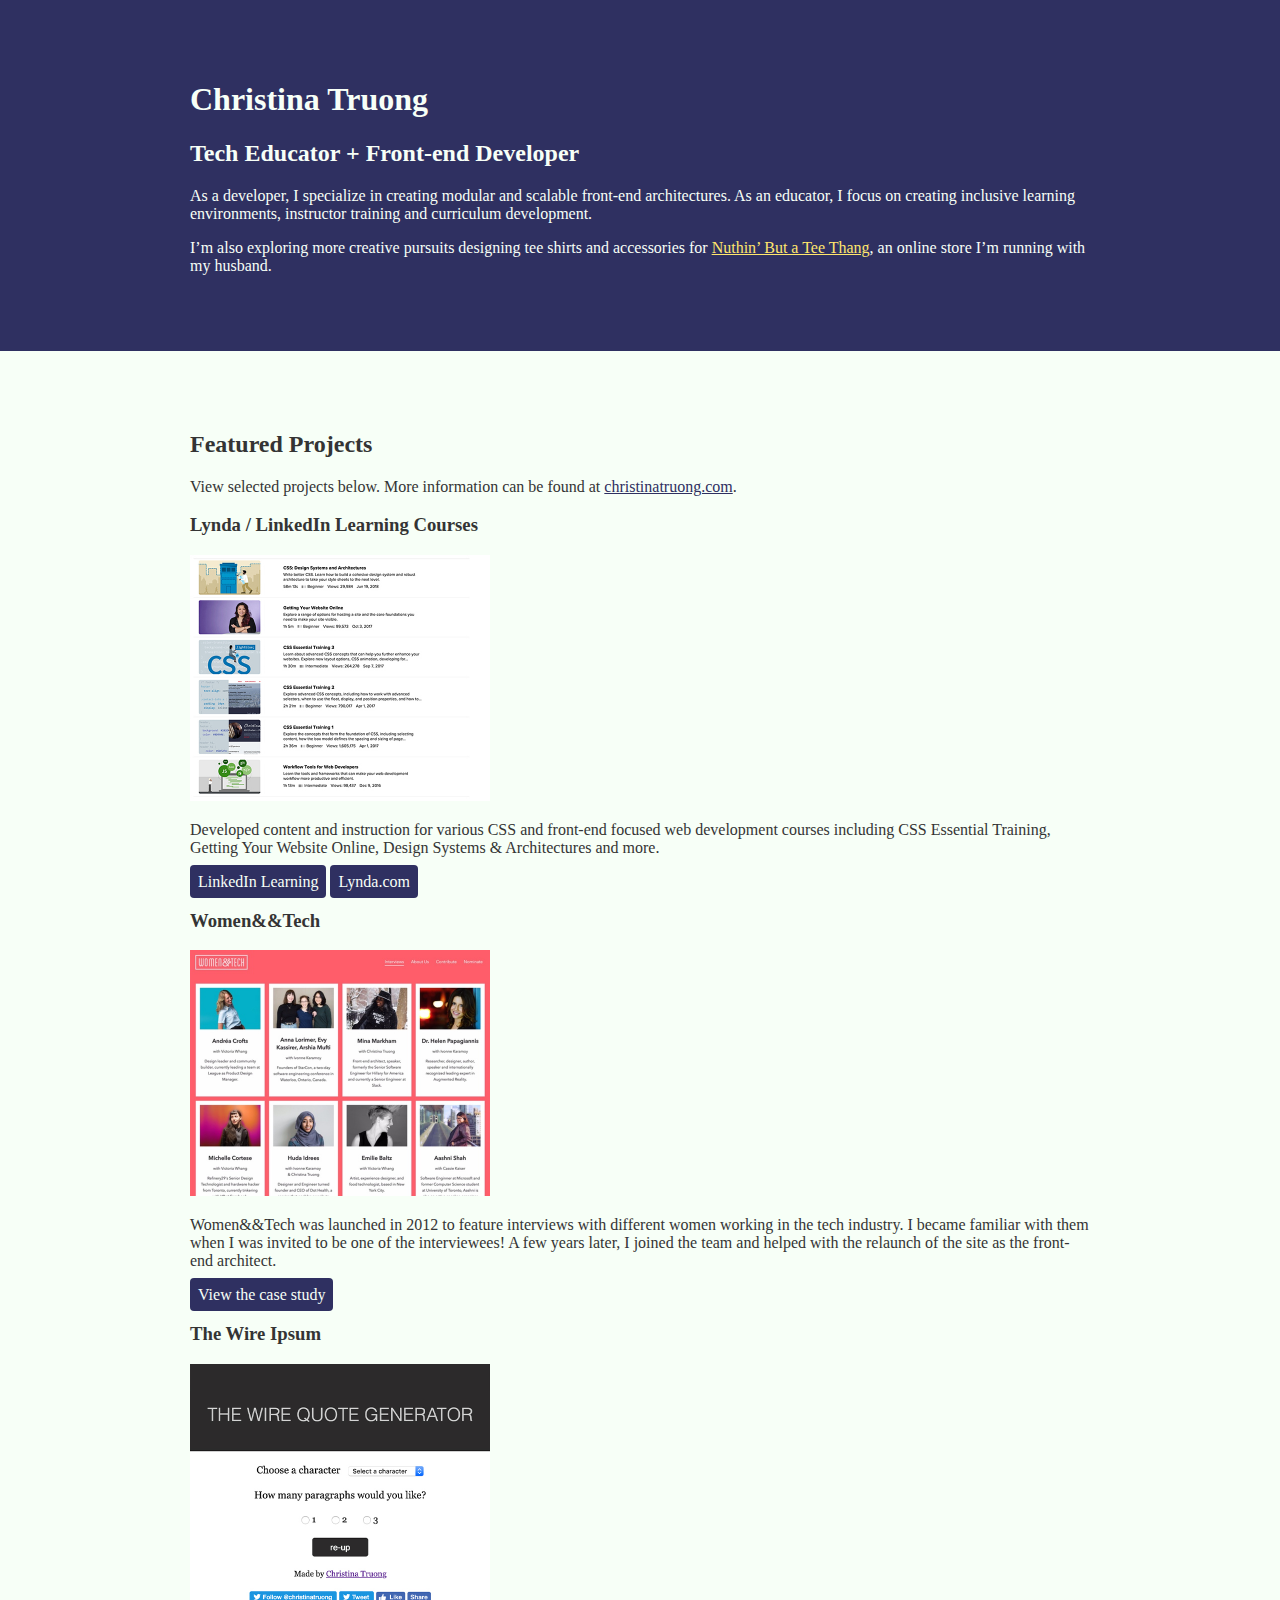
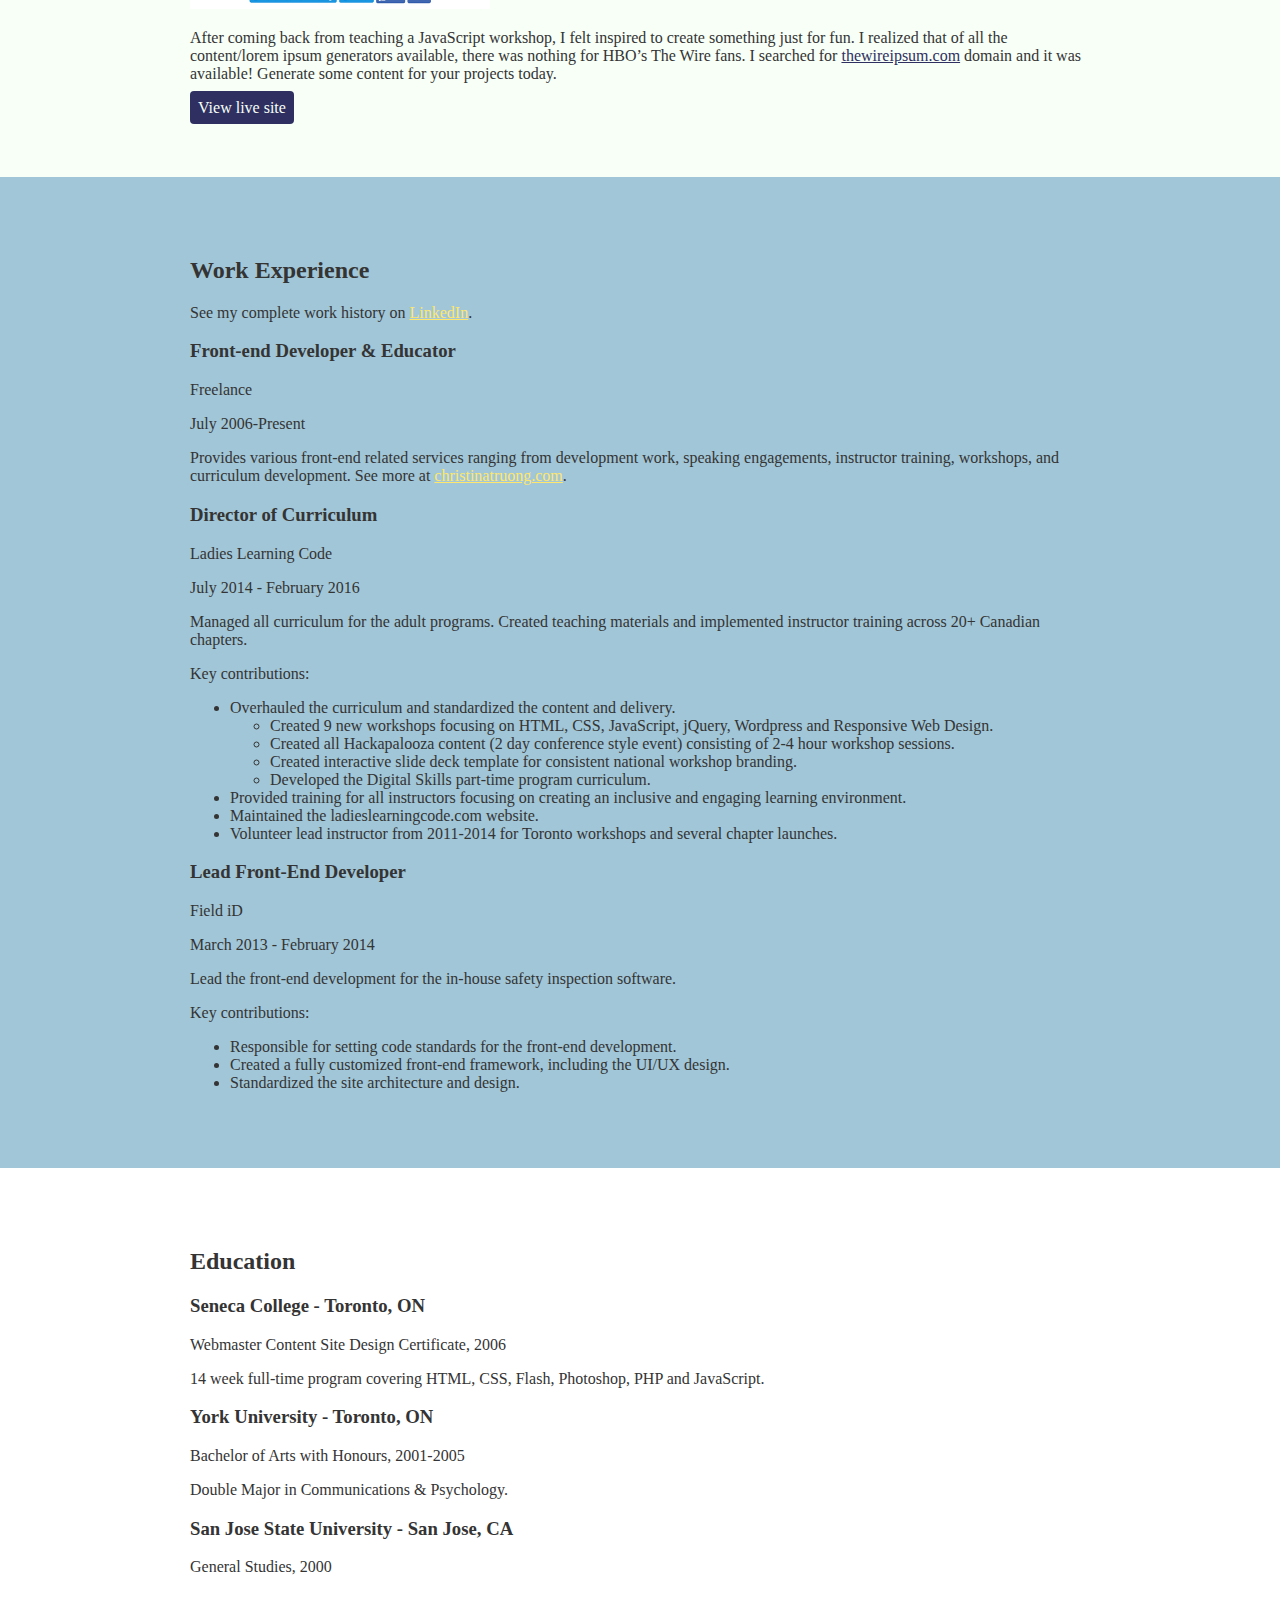
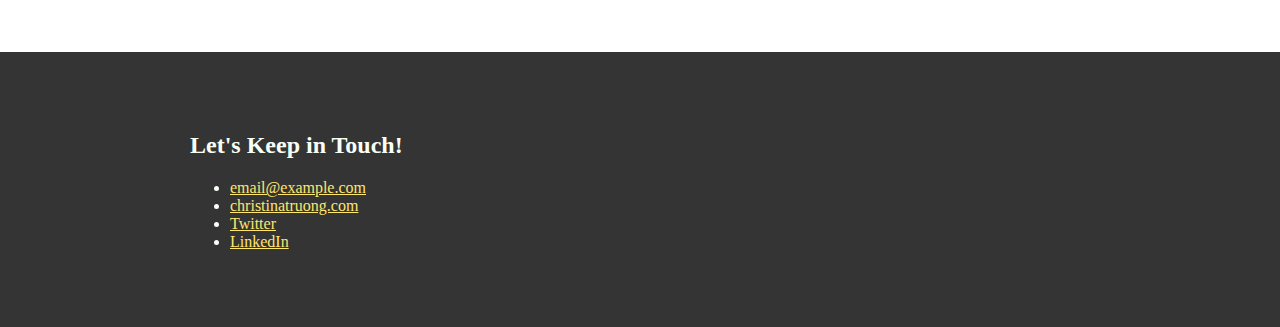
<file: fifth Project Margin and padding/css-portfolio/index.html>
<!DOCTYPE html>
<html lang="en">
  <head>
    <meta charset="UTF-8">
    <meta name="viewport" content="width=device-width, initial-scale=1.0">
    <title>Christina Truong, Tech Educator + Front-end Developer</title>
    <link rel="stylesheet" href="css/styles.css">
  </head>
  <body>
    <main>
      <!-- ***************  ABOUT / PROFILE  **************** -->
    <header>
        <div class="content-wrap">
        <h1>Christina Truong</h1>
        <h2>Tech Educator + Front-end Developer</h2>

        <p>As a developer, I specialize in creating modular and scalable front-end architectures. As an educator, I focus on creating inclusive learning environments, instructor training and curriculum development.</p>
        <p>I’m also exploring more creative pursuits designing tee shirts and accessories for <a href="http://teethang.com" target="_blank">Nuthin’ But a Tee Thang</a>, an online store I’m running with my husband.</p>
      </div>
    </header>

      <!-- ************ PROJECTS / PORTFOLIO  ************** -->
      <section class="project">
        <div class="content-wrap">
        <h2>Featured Projects</h2>
        <p>View selected projects below. More information can be found at <a href="http://christinatruong.com">christinatruong.com</a>.</p>

        <!-- Project 1 -->
        <section>
          <h3>Lynda / LinkedIn Learning Courses</h3>
          <img src="images/project-courses.jpg" alt="Lynda & LinkedIn Learning course list">
          <p>Developed content and instruction for various CSS and front-end focused web development courses including CSS Essential Training, Getting Your Website Online, Design Systems & Architectures and more.</p>
          <a class = "btn" href="https://www.linkedin.com/learning/instructors/christina-truong?u=2125562" target="_blank">LinkedIn Learning</a>
          <a class = "btn" href="https://www.lynda.com/Christina-Truong/7842227-1.html">Lynda.com</a>
        </section>

        <!-- Project 2 -->
        <section>
          <h3>Women&&Tech</h3>
          <img src="images/project-women-tech.jpg" alt="Women and Tech website">
          <p>Women&&Tech was launched in 2012 to feature interviews with different women working in the tech industry. I became familiar with them when I was invited to be one of the interviewees! A few years later, I joined the team and helped with the relaunch of the site as the front-end architect.</p>
          <a class = "btn" href="http://christinatruong.com/projects/women-and-tech-redesign.html" target="_blank">View the case study</a>
        </section>

        <!-- Project 3 -->
        <section>
          <h3>The Wire Ipsum</h3>
          <img src="images/project-wire-ipsum.jpg" alt="The Wire Ipsum website">
          <p>After coming back from teaching a JavaScript workshop, I felt inspired to create something just for fun. I realized that of all the content/lorem ipsum generators available, there was nothing for HBO’s The Wire fans. I searched for <a href="http://thewireipsum.com" target="_blank">thewireipsum.com</a> domain and it was available! Generate some content for your projects today.</p>
          <a class = "btn" href="http://thewireipsum.com" target="_blank">View live site</a>
        </div>
        </section>
      </section>
    
      <!-- ***************  WORK EXPERIENCE  ***************** -->
      <section class="work-experiance">
        <div class="content-wrap">
        <h2>Work Experience</h2>
        <p>See my complete work history on <a href="https://www.linkedin.com/in/christinatruong/">LinkedIn</a>.</p>

        <!-- Job 1 -->
        <section>
          <h3>Front-end Developer & Educator</h3>
          <p>Freelance</p>
          <p>July 2006-Present</p>
          <p>Provides various front-end related services ranging from development work, speaking engagements, instructor training, workshops, and curriculum development. See more at  <a href="http://christinatruong.com">christinatruong.com</a>.</p>
        </section>

        <!-- Job 2 -->
        <section>
          <h3>Director of Curriculum</h3>
          <p>Ladies Learning Code</p>
          <p>July 2014 - February 2016</p>
          <p>Managed all curriculum for the adult programs. Created teaching materials and implemented instructor training across 20+ Canadian chapters.</p>
          <p>Key contributions:</p>
          <ul>
            <li>Overhauled the curriculum and standardized the content and delivery.
              <ul>
                <li>Created 9 new workshops focusing on HTML, CSS, JavaScript, jQuery, Wordpress and Responsive Web Design.</li>
                <li>Created all Hackapalooza content (2 day conference style event) consisting of 2-4 hour workshop sessions.</li>
                <li>Created interactive slide deck template for consistent national workshop branding.</li>
                <li>Developed the Digital Skills part-time program curriculum.</li>
              </ul>
            </li>
            <li>Provided training for all instructors focusing on creating an inclusive and engaging learning environment.</li>
            <li>Maintained the ladieslearningcode.com website.</li>
            <li>Volunteer lead instructor from 2011-2014 for Toronto workshops and several chapter launches.</li>
          </ul>
        </section>

        <!-- Job 3 -->
        <section>
          <h3>Lead Front-End Developer</h3>
          <p>Field iD</p>
          <p>March 2013 - February 2014</p>
          <p>Lead the front-end development for the in-house safety inspection software.</p>
          <p>Key contributions:</p>
          <ul>
            <li>Responsible for setting code standards for the front-end development.</li>
            <li>Created a fully customized front-end framework, including the UI/UX design.</li>
            <li>Standardized the site architecture and design.</li>
          </ul>
        </div>
        </section>
      </section>

      <!-- ******************  EDUCATION & CERTIFICATIONS ****************** -->
      <section>
        <div class="content-wrap">
        <h2>Education</h2>

        <section>
          <h3>Seneca College - Toronto, ON</h3>
          <p>Webmaster Content Site Design Certificate, 2006</p>
          <p>14 week full-time program covering HTML, CSS, Flash, Photoshop, PHP and JavaScript.</p>
        </section>

        <section>
          <h3>York University - Toronto, ON</h3>
          <p>Bachelor of Arts with Honours, 2001-2005</p>
          <p>Double Major in Communications & Psychology.</p>
        </section>

        <section>
          <h3>San Jose State University - San Jose, CA</h3>
          <p>General Studies, 2000</p>
        </div>
        </section>
      </section>

      <!-- *****************  CONTACT INFO / SOCIAL MEDIA  ***************** -->
      <footer>
        <div class="content-wrap">
        <h2>Let's Keep in Touch!</h2>

        <!-- Social media and contact links. Add or remove any networks. -->
        <ul>
          <li><a href="mailto:email@example.com">email@example.com</a></li>
          <li><a href="http://christinatruong.com" target="_blank">christinatruong.com</a></li>
          <li><a href="http://twitter.com/christinatruong" target="_blank">Twitter</a></li>
          <li><a href="#" target="_blank">LinkedIn</a></li>
        </ul>
      </div>
      </footer>
    </main>
  </body>
</html>
</file>
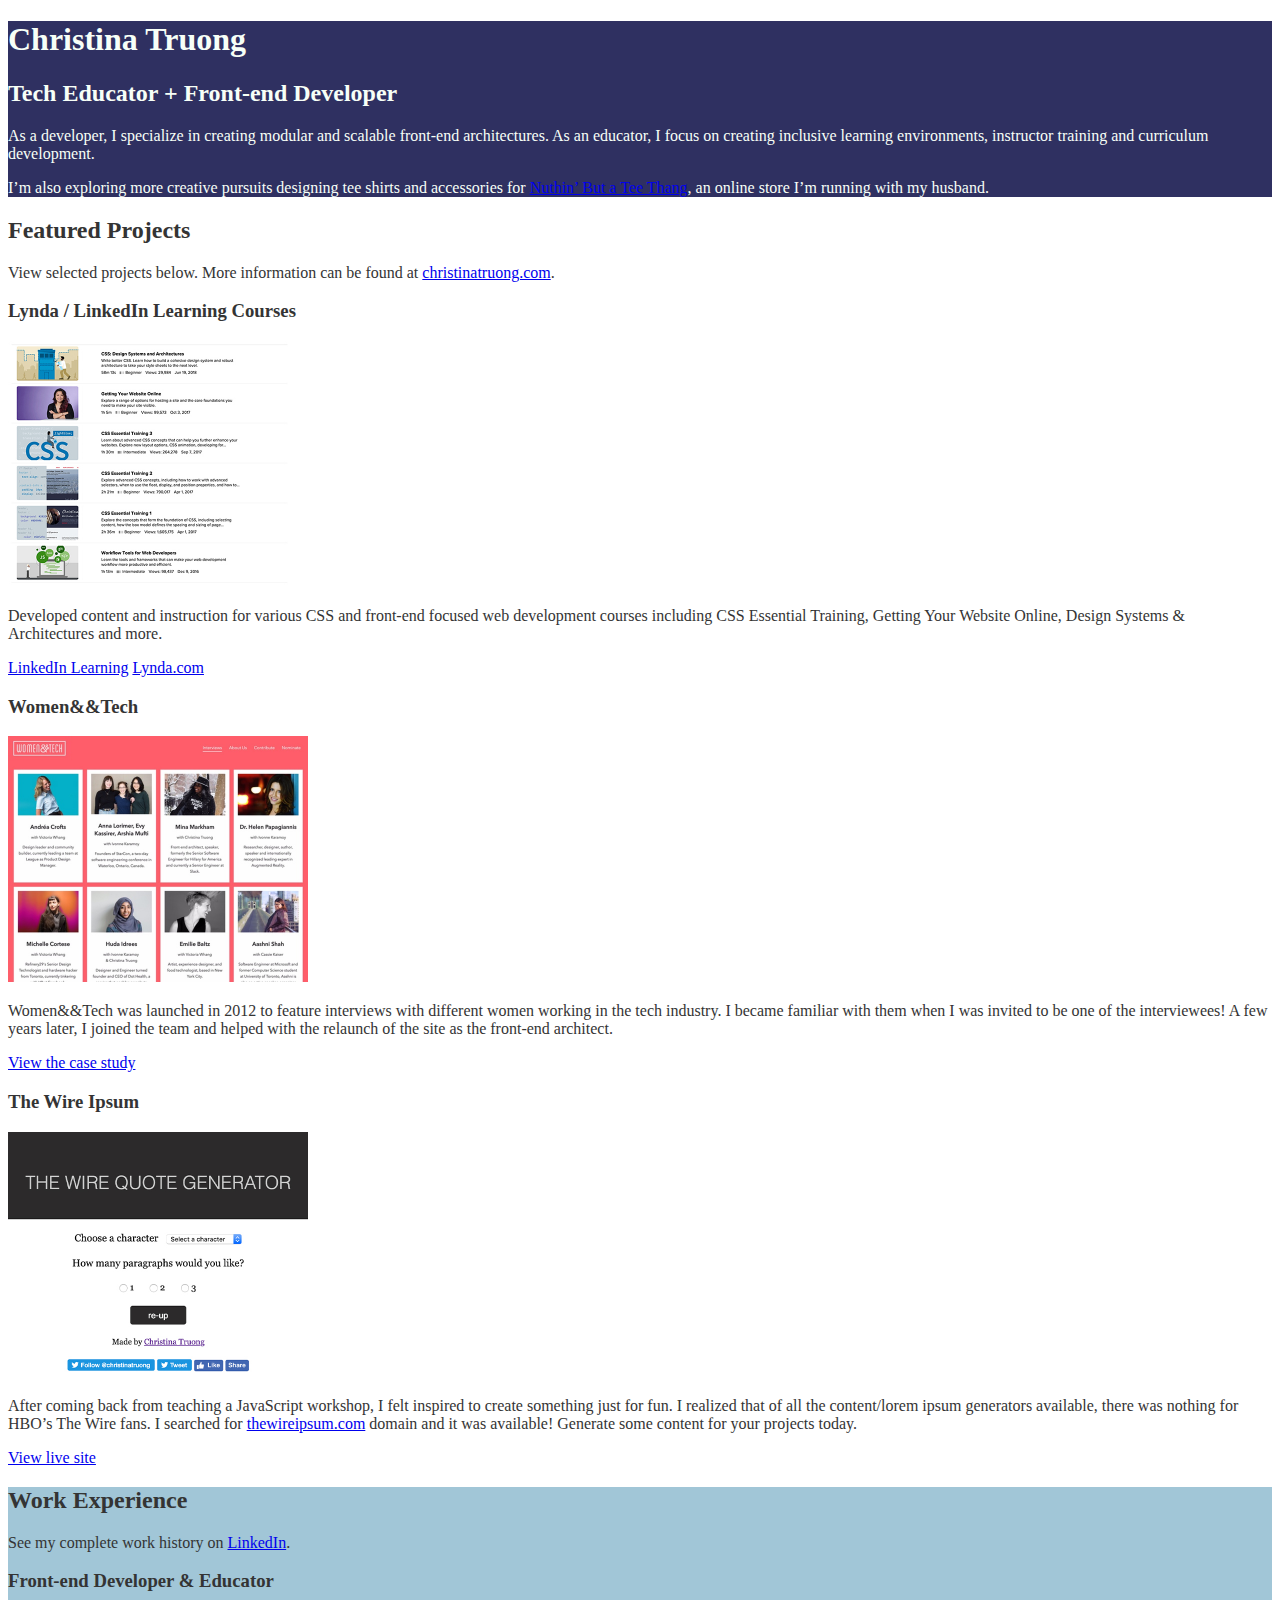
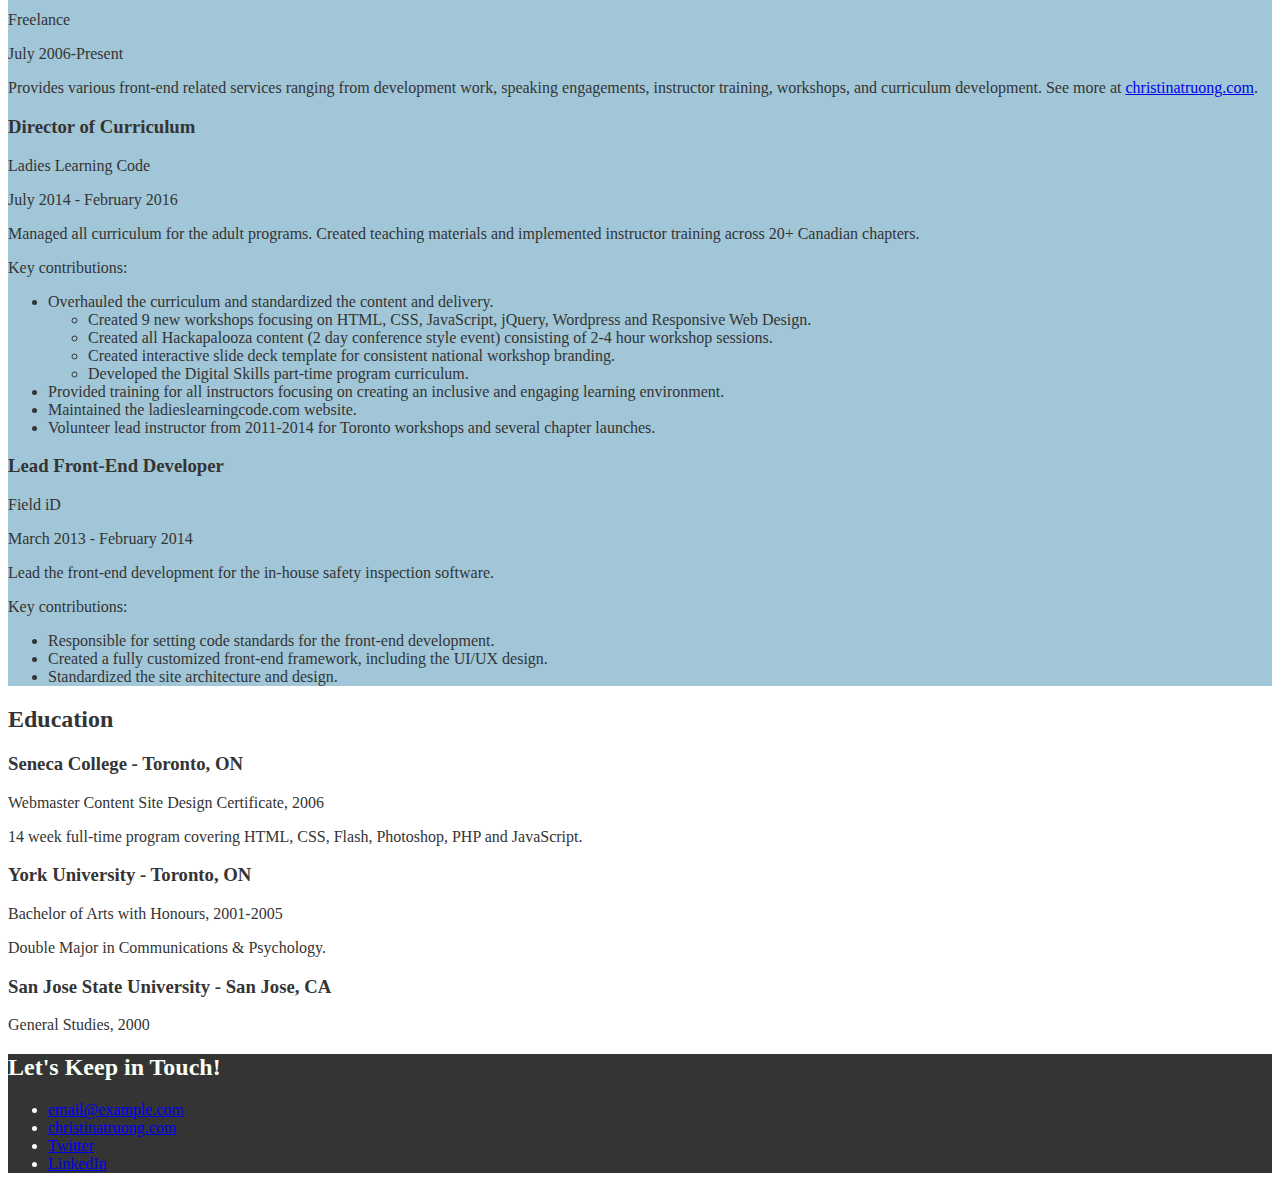
<file: scound project Adding colors/css-portfolio/index.html>
<!DOCTYPE html>
<html lang="en">
  <head>
    <meta charset="UTF-8">
    <meta name="viewport" content="width=device-width, initial-scale=1.0">
    <title>Christina Truong, Tech Educator + Front-end Developer</title>
    <link rel="stylesheet" href="css/styles.css">
  </head>
  <body>
    <main>
      <!-- ***************  ABOUT / PROFILE  **************** -->
      <header>
        <h1>Christina Truong</h1>
        <h2>Tech Educator + Front-end Developer</h2>

        <p>As a developer, I specialize in creating modular and scalable front-end architectures. As an educator, I focus on creating inclusive learning environments, instructor training and curriculum development.</p>
        <p>I’m also exploring more creative pursuits designing tee shirts and accessories for <a href="http://teethang.com" target="_blank">Nuthin’ But a Tee Thang</a>, an online store I’m running with my husband.</p>
      </header>

      <!-- ************ PROJECTS / PORTFOLIO  ************** -->
      <section class="projects">
        <h2>Featured Projects</h2>
        <p>View selected projects below. More information can be found at <a href="http://christinatruong.com">christinatruong.com</a>.</p>

        <!-- Project 1 -->
        <section>
          <h3>Lynda / LinkedIn Learning Courses</h3>
          <img src="images/project-courses.jpg" alt="Lynda & LinkedIn Learning course list">
          <p>Developed content and instruction for various CSS and front-end focused web development courses including CSS Essential Training, Getting Your Website Online, Design Systems & Architectures and more.</p>
          <a href="https://www.linkedin.com/learning/instructors/christina-truong?u=2125562" target="_blank">LinkedIn Learning</a>
          <a href="https://www.lynda.com/Christina-Truong/7842227-1.html">Lynda.com</a>
        </section>

        <!-- Project 2 -->
        <section>
          <h3>Women&&Tech</h3>
          <img src="images/project-women-tech.jpg" alt="Women and Tech website">
          <p>Women&&Tech was launched in 2012 to feature interviews with different women working in the tech industry. I became familiar with them when I was invited to be one of the interviewees! A few years later, I joined the team and helped with the relaunch of the site as the front-end architect.</p>
          <a href="http://christinatruong.com/projects/women-and-tech-redesign.html" target="_blank">View the case study</a>
        </section>

        <!-- Project 3 -->
        <section>
          <h3>The Wire Ipsum</h3>
          <img src="images/project-wire-ipsum.jpg" alt="The Wire Ipsum website">
          <p>After coming back from teaching a JavaScript workshop, I felt inspired to create something just for fun. I realized that of all the content/lorem ipsum generators available, there was nothing for HBO’s The Wire fans. I searched for <a href="http://thewireipsum.com" target="_blank">thewireipsum.com</a> domain and it was available! Generate some content for your projects today.</p>
          <a href="http://thewireipsum.com" target="_blank">View live site</a>
        </section>
      </section>

      <!-- ***************  WORK EXPERIENCE  ***************** -->
      <section class="work-experiance">
        <h2>Work Experience</h2>
        <p>See my complete work history on <a href="https://www.linkedin.com/in/christinatruong/">LinkedIn</a>.</p>

        <!-- Job 1 -->
        <section>
          <h3>Front-end Developer & Educator</h3>
          <p>Freelance</p>
          <p>July 2006-Present</p>
          <p>Provides various front-end related services ranging from development work, speaking engagements, instructor training, workshops, and curriculum development. See more at  <a href="http://christinatruong.com">christinatruong.com</a>.</p>
        </section>

        <!-- Job 2 -->
        <section>
          <h3>Director of Curriculum</h3>
          <p>Ladies Learning Code</p>
          <p>July 2014 - February 2016</p>
          <p>Managed all curriculum for the adult programs. Created teaching materials and implemented instructor training across 20+ Canadian chapters.</p>
          <p>Key contributions:</p>
          <ul>
            <li>Overhauled the curriculum and standardized the content and delivery.
              <ul>
                <li>Created 9 new workshops focusing on HTML, CSS, JavaScript, jQuery, Wordpress and Responsive Web Design.</li>
                <li>Created all Hackapalooza content (2 day conference style event) consisting of 2-4 hour workshop sessions.</li>
                <li>Created interactive slide deck template for consistent national workshop branding.</li>
                <li>Developed the Digital Skills part-time program curriculum.</li>
              </ul>
            </li>
            <li>Provided training for all instructors focusing on creating an inclusive and engaging learning environment.</li>
            <li>Maintained the ladieslearningcode.com website.</li>
            <li>Volunteer lead instructor from 2011-2014 for Toronto workshops and several chapter launches.</li>
          </ul>
        </section>

        <!-- Job 3 -->
        <section>
          <h3>Lead Front-End Developer</h3>
          <p>Field iD</p>
          <p>March 2013 - February 2014</p>
          <p>Lead the front-end development for the in-house safety inspection software.</p>
          <p>Key contributions:</p>
          <ul>
            <li>Responsible for setting code standards for the front-end development.</li>
            <li>Created a fully customized front-end framework, including the UI/UX design.</li>
            <li>Standardized the site architecture and design.</li>
          </ul>
        </section>
      </section>

      <!-- ******************  EDUCATION & CERTIFICATIONS ****************** -->
      <section>
        <h2>Education</h2>

        <section>
          <h3>Seneca College - Toronto, ON</h3>
          <p>Webmaster Content Site Design Certificate, 2006</p>
          <p>14 week full-time program covering HTML, CSS, Flash, Photoshop, PHP and JavaScript.</p>
        </section>

        <section>
          <h3>York University - Toronto, ON</h3>
          <p>Bachelor of Arts with Honours, 2001-2005</p>
          <p>Double Major in Communications & Psychology.</p>
        </section>

        <section>
          <h3>San Jose State University - San Jose, CA</h3>
          <p>General Studies, 2000</p>
        </section>
      </section>

      <!-- *****************  CONTACT INFO / SOCIAL MEDIA  ***************** -->
      <footer>
        <h2>Let's Keep in Touch!</h2>

        <!-- Social media and contact links. Add or remove any networks. -->
        <ul>
          <li><a href="mailto:email@example.com">email@example.com</a></li>
          <li><a href="http://christinatruong.com" target="_blank">christinatruong.com</a></li>
          <li><a href="http://twitter.com/christinatruong" target="_blank">Twitter</a></li>
          <li><a href="#" target="_blank">LinkedIn</a></li>
        </ul>
      </footer>
    </main>
  </body>
</html>
</file>
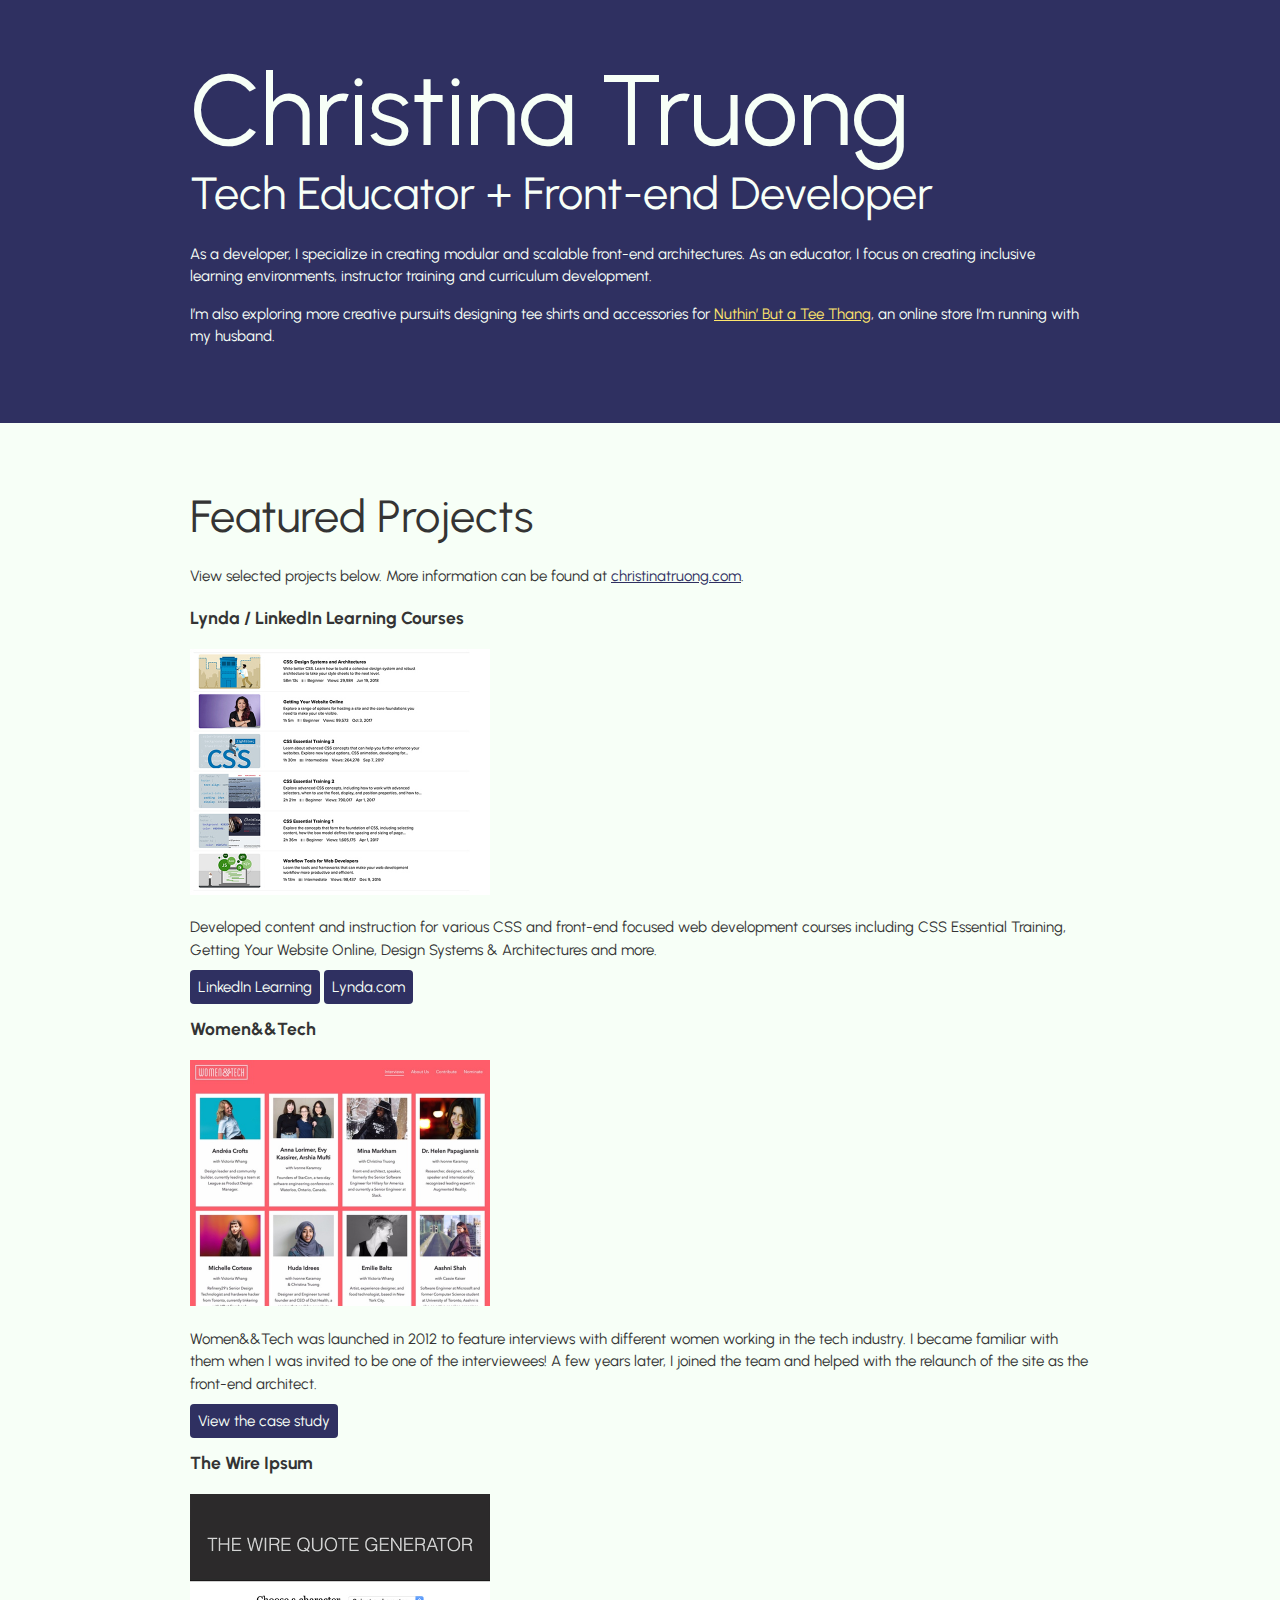
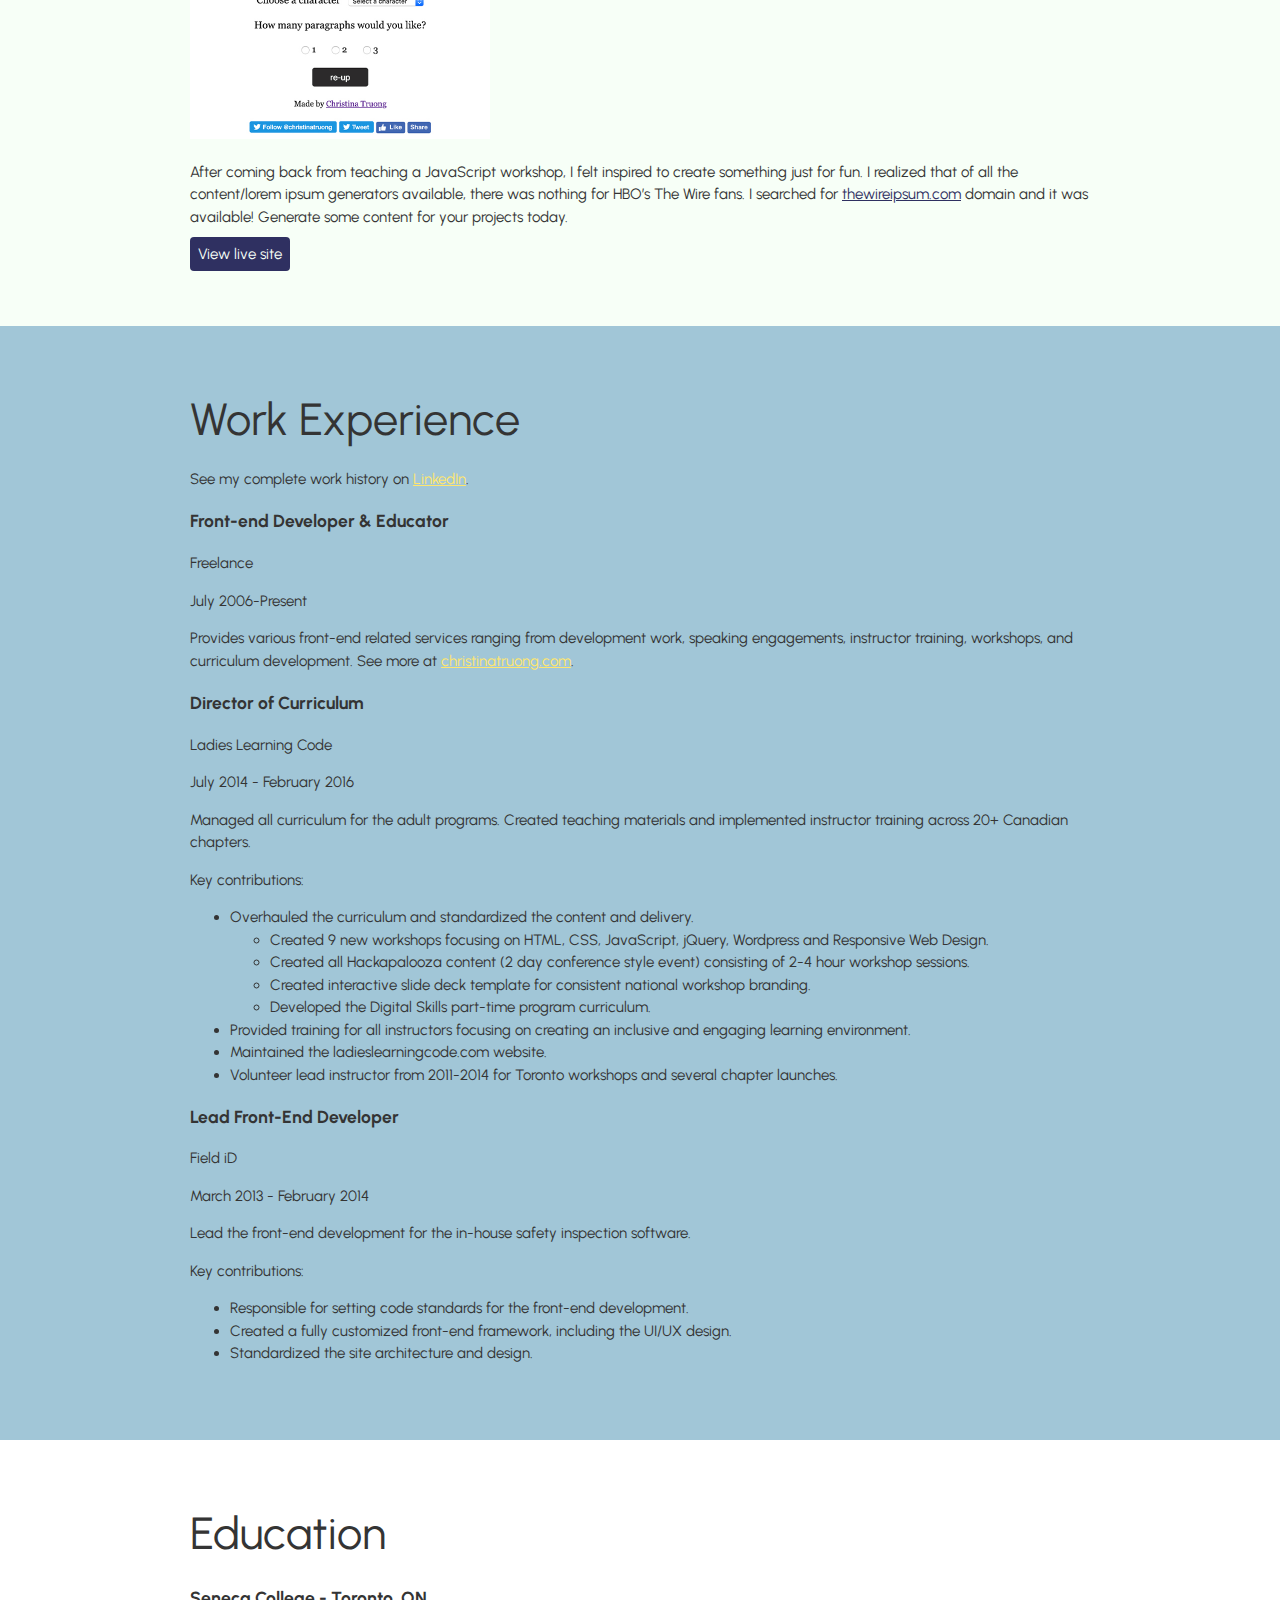
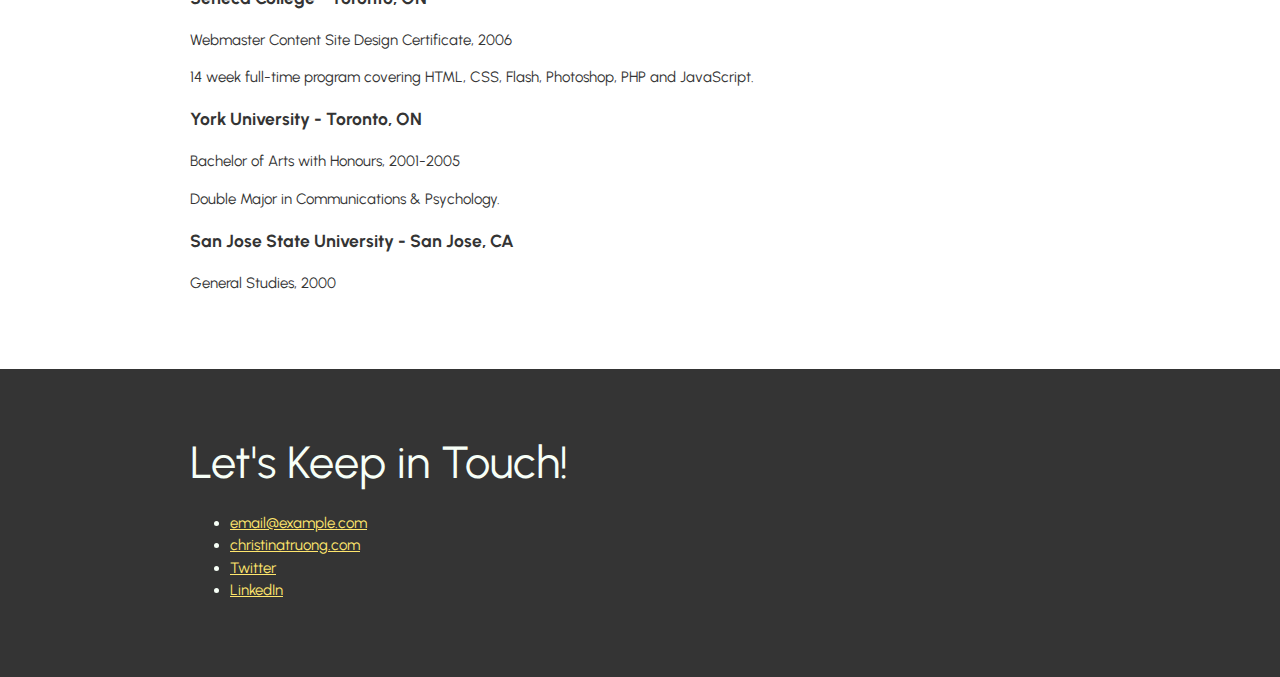
<file: seven Project Typography styles/css-portfolio/index.html>
<!DOCTYPE html>
<html lang="en">
  <head>
    <meta charset="UTF-8">
    <meta name="viewport" content="width=device-width, initial-scale=1.0">
    <title>Christina Truong, Tech Educator + Front-end Developer</title>
    <link rel="stylesheet" href="css/styles.css">
  </head>
  <body>
    <main>
      <!-- ***************  ABOUT / PROFILE  **************** -->
    <header>
        <div class="content-wrap">
        <h1>Christina Truong</h1>
        <h2>Tech Educator + Front-end Developer</h2>

        <p>As a developer, I specialize in creating modular and scalable front-end architectures. As an educator, I focus on creating inclusive learning environments, instructor training and curriculum development.</p>
        <p>I’m also exploring more creative pursuits designing tee shirts and accessories for <a href="http://teethang.com" target="_blank">Nuthin’ But a Tee Thang</a>, an online store I’m running with my husband.</p>
        <link href="https://fonts.googleapis.com/css2?family=Urbanist:wght@100;400&display=swap" rel="stylesheet">
      </div>
    </header>

      <!-- ************ PROJECTS / PORTFOLIO  ************** -->
      <section class="project">
        <div class="content-wrap">
        <h2>Featured Projects</h2>
        <p>View selected projects below. More information can be found at <a href="http://christinatruong.com">christinatruong.com</a>.</p>

        <!-- Project 1 -->
        <section>
          <h3>Lynda / LinkedIn Learning Courses</h3>
          <img src="images/project-courses.jpg" alt="Lynda & LinkedIn Learning course list">
          <p>Developed content and instruction for various CSS and front-end focused web development courses including CSS Essential Training, Getting Your Website Online, Design Systems & Architectures and more.</p>
          <a class = "btn" href="https://www.linkedin.com/learning/instructors/christina-truong?u=2125562" target="_blank">LinkedIn Learning</a>
          <a class = "btn" href="https://www.lynda.com/Christina-Truong/7842227-1.html">Lynda.com</a>
        </section>

        <!-- Project 2 -->
        <section>
          <h3>Women&&Tech</h3>
          <img src="images/project-women-tech.jpg" alt="Women and Tech website">
          <p>Women&&Tech was launched in 2012 to feature interviews with different women working in the tech industry. I became familiar with them when I was invited to be one of the interviewees! A few years later, I joined the team and helped with the relaunch of the site as the front-end architect.</p>
          <a class = "btn" href="http://christinatruong.com/projects/women-and-tech-redesign.html" target="_blank">View the case study</a>
        </section>

        <!-- Project 3 -->
        <section>
          <h3>The Wire Ipsum</h3>
          <img src="images/project-wire-ipsum.jpg" alt="The Wire Ipsum website">
          <p>After coming back from teaching a JavaScript workshop, I felt inspired to create something just for fun. I realized that of all the content/lorem ipsum generators available, there was nothing for HBO’s The Wire fans. I searched for <a href="http://thewireipsum.com" target="_blank">thewireipsum.com</a> domain and it was available! Generate some content for your projects today.</p>
          <a class = "btn" href="http://thewireipsum.com" target="_blank">View live site</a>
        </div>
        </section>
      </section>
    
      <!-- ***************  WORK EXPERIENCE  ***************** -->
      <section class="work-experiance">
        <div class="content-wrap">
        <h2>Work Experience</h2>
        <p>See my complete work history on <a href="https://www.linkedin.com/in/christinatruong/">LinkedIn</a>.</p>

        <!-- Job 1 -->
        <section>
          <h3>Front-end Developer & Educator</h3>
          <p>Freelance</p>
          <p>July 2006-Present</p>
          <p>Provides various front-end related services ranging from development work, speaking engagements, instructor training, workshops, and curriculum development. See more at  <a href="http://christinatruong.com">christinatruong.com</a>.</p>
        </section>

        <!-- Job 2 -->
        <section>
          <h3>Director of Curriculum</h3>
          <p>Ladies Learning Code</p>
          <p>July 2014 - February 2016</p>
          <p>Managed all curriculum for the adult programs. Created teaching materials and implemented instructor training across 20+ Canadian chapters.</p>
          <p>Key contributions:</p>
          <ul>
            <li>Overhauled the curriculum and standardized the content and delivery.
              <ul>
                <li>Created 9 new workshops focusing on HTML, CSS, JavaScript, jQuery, Wordpress and Responsive Web Design.</li>
                <li>Created all Hackapalooza content (2 day conference style event) consisting of 2-4 hour workshop sessions.</li>
                <li>Created interactive slide deck template for consistent national workshop branding.</li>
                <li>Developed the Digital Skills part-time program curriculum.</li>
              </ul>
            </li>
            <li>Provided training for all instructors focusing on creating an inclusive and engaging learning environment.</li>
            <li>Maintained the ladieslearningcode.com website.</li>
            <li>Volunteer lead instructor from 2011-2014 for Toronto workshops and several chapter launches.</li>
          </ul>
        </section>

        <!-- Job 3 -->
        <section>
          <h3>Lead Front-End Developer</h3>
          <p>Field iD</p>
          <p>March 2013 - February 2014</p>
          <p>Lead the front-end development for the in-house safety inspection software.</p>
          <p>Key contributions:</p>
          <ul>
            <li>Responsible for setting code standards for the front-end development.</li>
            <li>Created a fully customized front-end framework, including the UI/UX design.</li>
            <li>Standardized the site architecture and design.</li>
          </ul>
        </div>
        </section>
      </section>

      <!-- ******************  EDUCATION & CERTIFICATIONS ****************** -->
      <section>
        <div class="content-wrap">
        <h2>Education</h2>

        <section>
          <h3>Seneca College - Toronto, ON</h3>
          <p>Webmaster Content Site Design Certificate, 2006</p>
          <p>14 week full-time program covering HTML, CSS, Flash, Photoshop, PHP and JavaScript.</p>
        </section>

        <section>
          <h3>York University - Toronto, ON</h3>
          <p>Bachelor of Arts with Honours, 2001-2005</p>
          <p>Double Major in Communications & Psychology.</p>
        </section>

        <section>
          <h3>San Jose State University - San Jose, CA</h3>
          <p>General Studies, 2000</p>
        </div>
        </section>
      </section>

      <!-- *****************  CONTACT INFO / SOCIAL MEDIA  ***************** -->
      <footer>
        <div class="content-wrap">
        <h2>Let's Keep in Touch!</h2>

        <!-- Social media and contact links. Add or remove any networks. -->
        <ul>
          <li><a href="mailto:email@example.com">email@example.com</a></li>
          <li><a href="http://christinatruong.com" target="_blank">christinatruong.com</a></li>
          <li><a href="http://twitter.com/christinatruong" target="_blank">Twitter</a></li>
          <li><a href="#" target="_blank">LinkedIn</a></li>
        </ul>
      </div>
      </footer>
    </main>
  </body>
</html>
</file>
<file: Project eight Float and box model fix/css/styles.css>
/*
COLOR PALETTE
https://coolors.co/f7fff7-343434-2f3061-ffe66d-a1c6d7
#F7FFF7 - almost white
#343434 - dark gray - almost black
#2F3061 - blue dark
#FFE66D - yellow
#A1C6D7 - blue light
*/


/* Global styles
------------------------------------*/
html {
  box-sizing: border-box;
}
*, *:before, *:after {
  box-sizing: inherit;
}

body {
  color: #343434;
  margin: 0;
  padding: 0;
  font-family: 'Montserrat', sans-serif;
  font-size: 15px;
  line-height: 1.5;
}
img {
  width: 300px;
}
a {
  color: #FFE66D;
}
a:hover {
  text-decoration: none;
}
h1 {
  font-size: 100px;
  line-height: 1;
}
h2 {
  font-size: 45px;
}
h1, h2 {
  font-family: 'Caveat', cursive;
  font-weight: 400;
  margin: 0;
}
.content-wrap {
  width: 800px;
  margin: 0 auto;
  padding: 60px 0;
}



/* Profile
------------------------------------*/
header {
  background: #2F3061;
  color: #F7FFF7;
}


/* Projects
------------------------------------*/
.projects {
  background: #F7FFF7;
}
.projects a {
  color: #2F3061;
}
.projects .btn {
  color: #F7FFF7;
  background: #2F3061;
  text-decoration: none;
  padding: 8px;
  border-radius: 4px;
  display: inline-block;
}
.projects .btn:hover {
  background: rgba(47, 48, 97, 80%);
}
.project-item{
  overflow: hidden;
  border-bottom: 1px dashed #2F3061;
  padding: 25px 0;
}
.project-item img{
  float: left;
}

/* Work Experience
------------------------------------*/
.work-experience {
  background: #A1C6D7;
}


/* Education
------------------------------------*/



/* Contact Info
------------------------------------*/
footer {
  background: #343434;
  color: #F7FFF7;
}
</file>
<file: Project elevin Advanced selectors/css/styles.css>
/*
COLOR PALETTE
https://coolors.co/f7fff7-343434-2f3061-ffe66d-a1c6d7
#F7FFF7 - almost white
#343434 - dark gray - almost black
#2F3061 - blue dark
#FFE66D - yellow
#A1C6D7 - blue light
*/


/* Global styles
------------------------------------*/
html {
  box-sizing: border-box;
}
*, *:before, *:after {
  box-sizing: inherit;
}

body {
  color: #343434;
  margin: 0;
  padding: 0;
  font-family: 'Montserrat', sans-serif;
  font-size: 15px;
  line-height: 1.5;
}
img {
  width: 300px;
}
a {
  color: #FFE66D;
}
a:hover {
  text-decoration: none;
}
h1 {
  font-size: 100px;
  line-height: 1;
}
h2 {
  font-size: 45px;
}
h1, h2 {
  font-family: 'Caveat', cursive;
  font-weight: 400;
  margin: 0;
}
.content-wrap {
  width: 800px;
  margin: 0 auto;
  padding: 60px 0;
}
h3 {
  margin-bottom: 0;
}
.item-details h3 + p {
  font-style: italic;
}
.item-details h3 ~ p {
  margin: 0;
}
.divider > section {
  border-bottom: 1px dashed #343434;
  padding: 25px 0;
}

.divider > section:last-of-type {
  border-bottom: none;
}

/* Profile
------------------------------------*/
header {
  background: #2F3061;
  color: #F7FFF7;
  text-align: center;
}


/* Projects
------------------------------------*/
.projects {
  background: #F7FFF7;
}
.projects a {
  color: #2F3061;
}
.projects .btn {
  color: #F7FFF7;
  background: #2F3061;
  text-decoration: none;
  padding: 8px;
  border-radius: 4px;
  display: inline-block;
}
.projects .btn:hover {
  background: rgba(47, 48, 97, 80%);
}
.project-item {
  overflow: hidden;
}
.project-item img {
  float: left;
  margin-right: 20px;
}
.project-item h3 {
  margin-top: 0;
}


/* Work Experience
------------------------------------*/
.work-experience {
  background: #A1C6D7;
}
.job-item {
  display: grid;
  grid-template-columns: 1fr 2fr;
  column-gap: 20px;
}


/* Education
------------------------------------*/



/* Contact Info
------------------------------------*/
footer {
  background: #343434;
  color: #F7FFF7;
  text-align: center;
}
.contact-list {
  list-style-type: none;
  padding: 0;
  display: flex;
  justify-content: center;
}
.contact-list a {
  padding: 15px;
  display: inline-block;
}
</file>
<file: Project fourteen Media queries and responsive layout/css/styles.css>
/*
COLOR PALETTE
https://coolors.co/f7fff7-343434-2f3061-ffe66d-a1c6d7
#F7FFF7 - almost white
#343434 - dark gray - almost black
#2F3061 - blue dark
#FFE66D - yellow
#A1C6D7 - blue light
*/


/* Global styles
------------------------------------*/
html {
  box-sizing: border-box;
}
*, *:before, *:after {
  box-sizing: inherit;
}

body {
  color: #343434;
  margin: 0;
  padding: 0;
  font-family: 'Montserrat', sans-serif;
  font-size: 15px;
  line-height: 1.5;
}
img {
  width: 300px;
}
a {
  color: #FFE66D;
}
a:hover {
  text-decoration: none;
}
h1 {
  font-size: 100px;
  line-height: 1;
}
h2 {
  font-size: 45px;
}
h1, h2 {
  font-family: 'Caveat', cursive;
  font-weight: 400;
  margin: 0;
}
.content-wrap {
  max-width: 800px;
  width: 85%;
  margin: 0 auto;
  padding: 60px 0;
}
h3 {
  margin-bottom: 0;
}
.item-details h3 + p {
  font-style: italic;
}
.item-details h3 ~ p {
  margin: 0;
}
.divider > section {
  border-bottom: 1px dashed #343434;
  padding: 25px 0;
}
.divider > section:last-of-type {
  border-bottom: none;
}


/* Profile
------------------------------------*/
header {
  background: #2F3061;
  color: #F7FFF7;
}


/* Projects
------------------------------------*/
.projects {
  background: #F7FFF7;
}
.projects a {
  color: #2F3061;
}
.projects .btn {
  color: #F7FFF7;
  background: #2F3061;
  text-decoration: none;
  padding: 8px;
  border-radius: 4px;
  display: inline-block;
}
.projects .btn:hover {
  background: rgba(47, 48, 97, 80%);
}
.project-item {
  overflow: hidden;
}
.project-item h3 {
  margin-top: 0;
}


/* Work Experience
------------------------------------*/
.work-experience {
  background: #A1C6D7;
}



/* Education
------------------------------------*/
.education {
  background-image: url(../images/joanna-kosinska-unsplash.jpg);
  background-size: cover;
  background-position: top right;
  padding-bottom: 100px;
}
.education p {
  width: 60%;
}


/* Contact Info
------------------------------------*/
footer {
  background: #343434;
  color: #F7FFF7;
}
.contact-list {
  list-style-type: none;
  padding: 0;
}
.contact-list a {
  padding: 15px;
  display: inline-block;
}


/* Responsive
------------------------------------*/
@media screen and (min-width:750px){
  header, footer {
    text-align: center;
  }
  .project-item img {
    float: left;
    margin-right: 20px;
  }

  .job-item {
    display: grid;
    grid-template-columns: 1fr 2fr;
    column-gap: 20px;
  }
  .contact-list {
    display: flex;
    justify-content: center;
  }
}

@media screen and (max-width:749px){
  h1 {
    font-size: 75px;
    line-height: 0.9;
    margin-bottom: 20px;
  }
  h2 {
    line-height: 1;
  }
  .contact-list a {
    padding: 5px;
  }
}
</file>
<file: Project nine Grid columns and Firefox Grid Inspector/css/styles.css>
/*
COLOR PALETTE
https://coolors.co/f7fff7-343434-2f3061-ffe66d-a1c6d7
#F7FFF7 - almost white
#343434 - dark gray - almost black
#2F3061 - blue dark
#FFE66D - yellow
#A1C6D7 - blue light
*/


/* Global styles
------------------------------------*/
html {
  box-sizing: border-box;
}
*, *:before, *:after {
  box-sizing: inherit;
}

body {
  color: #343434;
  margin: 0;
  padding: 0;
  font-family: 'Montserrat', sans-serif;
  font-size: 15px;
  line-height: 1.5;
}
img {
  width: 300px;
}
a {
  color: #FFE66D;
}
a:hover {
  text-decoration: none;
}
h1 {
  font-size: 100px;
  line-height: 1;
}
h2 {
  font-size: 45px;
}
h1, h2 {
  font-family: 'Caveat', cursive;
  font-weight: 400;
  margin: 0;
}
.content-wrap {
  width: 800px;
  margin: 0 auto;
  padding: 60px 0;
}



/* Profile
------------------------------------*/
header {
  background: #2F3061;
  color: #F7FFF7;
  text-align: center;
}


/* Projects
------------------------------------*/
.projects {
  background: #F7FFF7;
}
.projects a {
  color: #2F3061;
}
.projects .btn {
  color: #F7FFF7;
  background: #2F3061;
  text-decoration: none;
  padding: 8px;
  border-radius: 4px;
  display: inline-block;
}
.projects .btn:hover {
  background: rgba(47, 48, 97, 80%);
}
.project-item {
  overflow: hidden;
  border-bottom: 1px dashed #343434;
  padding: 25px 0;
}
.project-item img {
  float: left;
  margin-right: 20px;
}
.project-item h3 {
  margin-top: 0;
}


/* Work Experience
------------------------------------*/
.work-experience {
  background: #A1C6D7;
}
.job-item {
  display: grid;
  grid-template-columns:1fr 2fr;
  column-gap: 20px;
}

/* Education
------------------------------------*/



/* Contact Info
------------------------------------*/
footer {
  background: #343434;
  color: #F7FFF7;
  text-align: center;
}

.contact-list {
  list-style-type: none;
  padding: 0;
  display: flex;
  justify-content: space-between;
}

.contact-list a {
  padding: 15px;
  display: inline-block;

}
</file>
<file: Project ten Updates with combinators/css/styles.css>
/*
COLOR PALETTE
https://coolors.co/f7fff7-343434-2f3061-ffe66d-a1c6d7
#F7FFF7 - almost white
#343434 - dark gray - almost black
#2F3061 - blue dark
#FFE66D - yellow
#A1C6D7 - blue light
*/


/* Global styles
------------------------------------*/
html {
  box-sizing: border-box;
}
*, *:before, *:after {
  box-sizing: inherit;
}

body {
  color: #343434;
  margin: 0;
  padding: 0;
  font-family: 'Montserrat', sans-serif;
  font-size: 15px;
  line-height: 1.5;
}
img {
  width: 300px;
}
a {
  color: #FFE66D;
}
a:hover {
  text-decoration: none;
}
h1 {
  font-size: 100px;
  line-height: 1;
}
h2 {
  font-size: 45px;
}
h1, h2 {
  font-family: 'Caveat', cursive;
  font-weight: 400;
  margin: 0;
}
.content-wrap {
  width: 800px;
  margin: 0 auto;
  padding: 60px 0;
}
h3 {
  margin-bottom: 0;
}
.item-details h3 + p {
  font-style: italic;
}
.item-details h3 ~ p {
  margin: 0;
}

/* Profile
------------------------------------*/
header {
  background: #2F3061;
  color: #F7FFF7;
  text-align: center;
}


/* Projects
------------------------------------*/
.projects {
  background: #F7FFF7;
}
.projects a {
  color: #2F3061;
}
.projects .btn {
  color: #F7FFF7;
  background: #2F3061;
  text-decoration: none;
  padding: 8px;
  border-radius: 4px;
  display: inline-block;
}
.projects .btn:hover {
  background: rgba(47, 48, 97, 80%);
}
.project-item {
  overflow: hidden;
  border-bottom: 1px dashed #343434;
  padding: 25px 0;
}
.project-item img {
  float: left;
  margin-right: 20px;
}
.project-item h3 {
  margin-top: 0;
}


/* Work Experience
------------------------------------*/
.work-experience {
  background: #A1C6D7;
}
.job-item {
  display: grid;
  grid-template-columns: 1fr 2fr;
  column-gap: 20px;
}


/* Education
------------------------------------*/



/* Contact Info
------------------------------------*/
footer {
  background: #343434;
  color: #F7FFF7;
  text-align: center;
}
.contact-list {
  list-style-type: none;
  padding: 0;
  display: flex;
  justify-content: center;
}
.contact-list a {
  padding: 15px;
  display: inline-block;
}
</file>
<file: fifth Project Margin and padding/css-portfolio/css/styles.css>
/* Global style  */
body {
  color: #343434;
  margin: 0;
}

img {
  width: 300px;
}

a {
  color: #ffe66d;
}

a:hover {
  text-decoration: none;
}
/* Profile */
header {
  background: #2f3061;
  color: #f7fff7;
}

/* project */
  .project{
    background: #f7fff7;
  }
  .project a {
    color: #2f3061;
  }
  .project .btn {
    color: #f7fff7;
    background: #2f3061;
    text-decoration: none;
    padding: 8px;
    border-radius: 4px;
  }

  .project .btn:hover {
    background: rgba(47,48,97,80%);
  }
/* work-experiance */
.work-experiance{
  background: #A1c6d7;
}  

/* footer */
footer{
  background: #343434;
  color: #f7fff7;
}  

/* contetn section */

.content-wrap {
  width: 900px;
  margin: 0 auto;
  padding: 60px 0;
}
</file>
<file: scound project Adding colors/css-portfolio/css/styles.css>
/* Global style  */
body {
  color: #343434;
}

img {
  width: 300px;
}

/* Profile */
header {
  background: #2f3061;
  color: #f7fff7;
}

/* project */
  .project{
    background: #f7fff7;
  }

/* work-experiance */
.work-experiance{
  background: #A1c6d7;
}  

/* footer */
footer{
  background: #343434;
  color: #f7fff7;
}
</file>
<file: seven Project Typography styles/css-portfolio/css/styles.css>
/* Global style  */
body {
  color: #343434;
  margin: 0;
  padding: 0;
  font-family: "Urbanist", sans-serif;
  font-size: 15px;
  line-height: 1.5;
}

img {
  width: 300px;
}

a {
  color: #ffe66d;
}

a:hover {
  text-decoration: none;
}
h1{
  font-size: 100px;
  line-height: 1;
}
h2 {
  font-size: 45px;
}
h1,h2{
  font-family: "Urbanist", sans-serif;
  font-weight: 400;
  margin: 0;
}
/* Profile */
header {
  background: #2f3061;
  color: #f7fff7;
}

/* project */
  .project{
    background: #f7fff7;
  }
  .project a {
    color: #2f3061;
  }
  .project .btn {
    color: #f7fff7;
    background: #2f3061;
    text-decoration: none;
    padding: 8px;
    border-radius: 4px;
  }

  .project .btn:hover {
    background: rgba(47,48,97,80%);
  }
/* work-experiance */
.work-experiance{
  background: #A1c6d7;
}  

/* footer */
footer{
  background: #343434;
  color: #f7fff7;
}  

/* contetn section */

.content-wrap {
  width: 900px;
  margin: 0 auto;
  padding: 60px 0;
}
</file>
